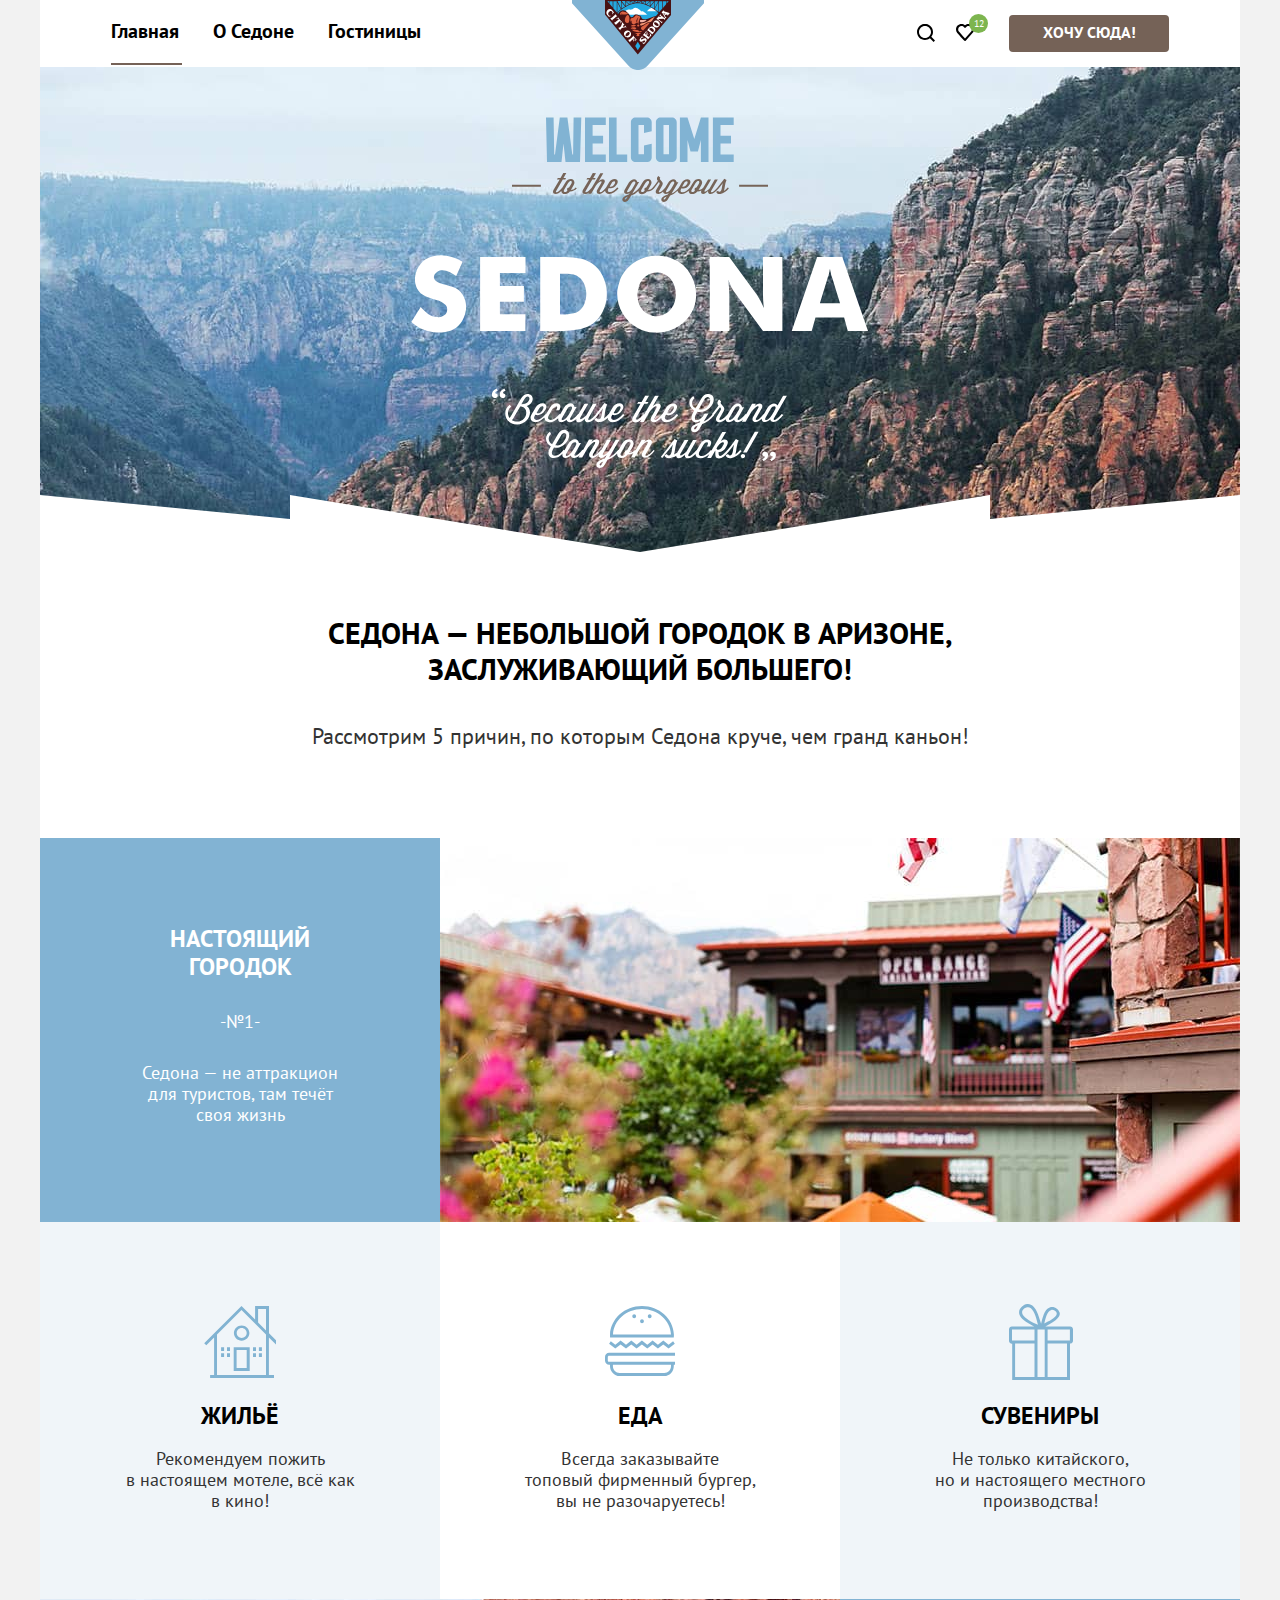
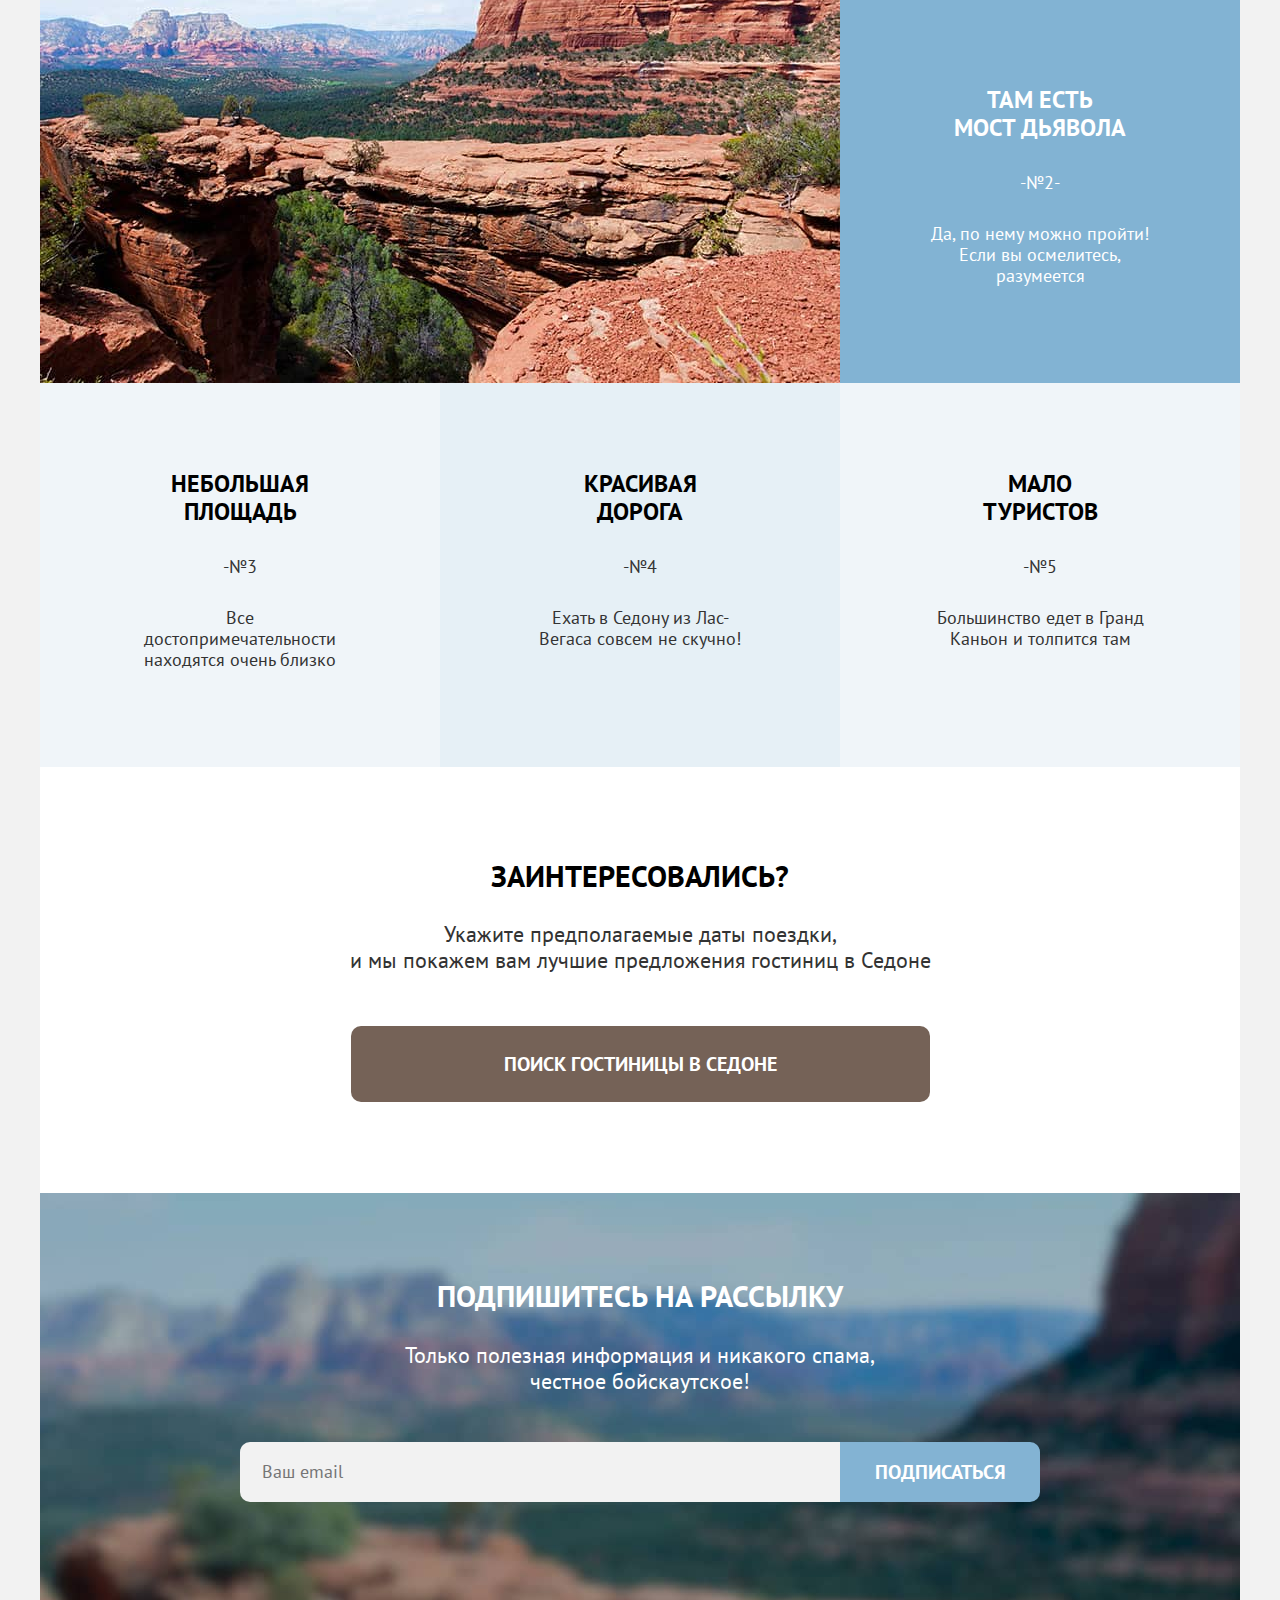
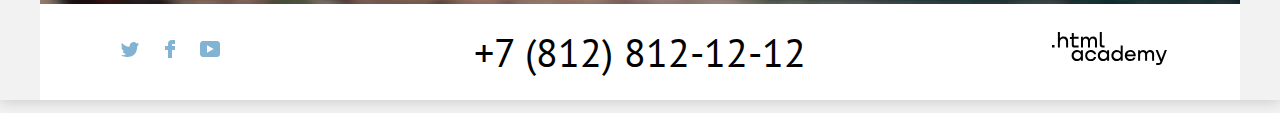
<file: index.html>
<!DOCTYPE html>
<html class="page" lang="ru">

<head>
  <meta charset="utf-8">
  <title>Sedona old</title>
  <link rel="stylesheet" href="styles/styles.css">
  <link rel="icon" href="favicon.ico">
  <link rel="icon" type="image/png" sizes="32x32" href="images/favicon-32x32.png">
</head>
  <body>
    <div class="container">
      <header class="page-header">
        <nav class="main-navigation">
          <ul class="main-navigation-list">
            <li class="main-navigation-item">
              <a class="navigation-link navigation-link-current" href="index.html">Главная</a>
            </li>
            <li class="main-navigation-item">
              <a class="navigation-link" href="#">О Седоне</a>
            </li>
            <li class="main-navigation-item">
              <a class="navigation-link" href="catalog.html">Гостиницы</a>
            </li>
          </ul>
          <a class="main-logo-link" href="index.html">
            <img class="main-logo-image" src="images/main-logo-image.svg" width="138" height="70"
              alt="Логотип сайта Sedona.">
          </a>
          <ul class="user-navigation-list navigation-user">
            <li class="user-navigation-item">
              <a class="navigation-link" href="#">
                <svg class="navigation-icon navigation-icon-search" aria-hidden="true" focusable="false" width="18" height="18" fill="none" xmlns="http://www.w3.org/2000/svg" role="img" aria-label="Поиск.">
                  <path class="navigation-icon"
                    d="m18 16.5-3.7-3.7c1-1.3 1.7-3 1.7-4.9 0-4.4-3.6-8-8-8S0 3.6 0 8c0 4.4 3.6 8 8 8 1.8 0 3.5-.6 4.9-1.7l3.7 3.7 1.4-1.5ZM8 14c-3.3 0-6-2.7-6-6s2.7-6 6-6 6 2.7 6 6-2.7 6-6 6Z"
                    fill="#000" />
                </svg>
                <span class="visually-hidden">Поиск</span>
              </a>
            </li>
            <li class="user-navigation-item">
              <a class="navigation-link" href="#">
                <svg class="navigation-icon navigation-icon-favourites" aria-hidden="true" focusable="false" width="18" height="17" fill="none"
                  xmlns="http://www.w3.org/2000/svg" role="img" aria-label="Избранное.">
                  <path class="navigation-icon"
                    d="M8.9 17c-.3 0-.6-.1-.8-.4-5.4-6.1-6.7-7.5-7-7.9C.4 7.8 0 6.6 0 5.4 0 2.4 2.4 0 5.5 0 6.8 0 8 .5 9 1.3 10 .5 11.3 0 12.5 0c3 0 5.5 2.4 5.5 5.4 0 1.3-.5 2.5-1.3 3.4l-7 7.9c-.2.2-.4.3-.8.3Zm-6-9.5c.3.4 3.5 4 6.1 6.9l6.2-7c.5-.5.7-1.2.7-2 0-1.8-1.5-3.3-3.3-3.3-1 0-2 .5-2.7 1.3-.3.3-.6.4-.9.4-.3 0-.6-.2-.8-.4-.7-.8-1.7-1.3-2.7-1.3-1.8 0-3.3 1.5-3.3 3.3-.1.9.3 1.6.7 2.1-.1 0-.1 0 0 0Z"
                    fill="#000" />
                </svg>
                <span class="navigation-icon-circle">12</span>
                <span class="visually-hidden">Избранное</span>
              </a>
              <!-- popover -->
              <div class="popover-favourites">
                <div class="popover-favourites-content">
                  <h2 class="visually-hidden popover-title">Избранное</h2>
                  <ul class="cart-list">
                    <li class="cart-item">
                      <a class="cart-item-link" href="#">
                        <img class="cart-item-image" src="images/hotels/desert-quail-inn.jpg" width="180" height="120"
                          alt="Изображение мотеля Desert Quail Inn.">
                        <h3 class="cart-item-title">Desert Quail Inn
                        </h3>
                        <p class="cart-item-type">Мотель
                        </p>
                      </a>
                      <button class="cart-item-button" type="button">
                        <svg width="16" height="16" fill="none" xmlns="http://www.w3.org/2000/svg" role="img" aria-label="Корзина.">
                          <g opacity=".2" fill="#000">
                            <path
                              d="M15.3 2.3H.6c-.3 0-.6.2-.6.5s.3.6.6.6h1.7v12c0 .3.3.6.6.6h10.2c.3 0 .6-.3.6-.6v-12h1.7c.3 0 .6-.3.6-.6s-.4-.5-.7-.5Zm-2.8 12.5H3.4V3.4h9.1v11.4ZM6.2 1.2h3.4c.3 0 .6-.3.6-.6S10 0 9.7 0H6.2c-.3 0-.5.3-.5.6s.2.6.5.6Z" />
                            <path
                              d="M6.2 12c.3 0 .6-.3.6-.6V5.7c0-.3-.3-.6-.6-.6s-.6.3-.6.6v5.7c.1.3.3.6.6.6ZM9.7 12c.3 0 .6-.3.6-.6V5.7c0-.3-.3-.6-.6-.6s-.6.4-.6.6v5.7c0 .3.2.6.6.6Z" />
                          </g>
                        </svg>
                        <span class="visually-hidden">Удалить из избранного</span>
                      </button>
                    </li>
                    <li class="cart-item">
                      <a class="cart-item-link" href="#">
                        <img class="cart-item-image" src="images/hotels/villas-at-poco-diablo.jpg" width="180" height="120"
                          alt="Изображение апартаментов Villas at Poco Diablo.">
                        <h3 class="cart-item-title">Villas at Poco Diablo
                        </h3>
                        <p class="cart-item-type">Апартаменты
                        </p>
                      </a>
                      <button class="cart-item-button" type="button">
                        <svg width="16" height="16" fill="none" xmlns="http://www.w3.org/2000/svg" role="img" aria-label="Корзина.">
                          <g opacity=".2" fill="#000">
                            <path
                              d="M15.3 2.3H.6c-.3 0-.6.2-.6.5s.3.6.6.6h1.7v12c0 .3.3.6.6.6h10.2c.3 0 .6-.3.6-.6v-12h1.7c.3 0 .6-.3.6-.6s-.4-.5-.7-.5Zm-2.8 12.5H3.4V3.4h9.1v11.4ZM6.2 1.2h3.4c.3 0 .6-.3.6-.6S10 0 9.7 0H6.2c-.3 0-.5.3-.5.6s.2.6.5.6Z" />
                            <path
                              d="M6.2 12c.3 0 .6-.3.6-.6V5.7c0-.3-.3-.6-.6-.6s-.6.3-.6.6v5.7c.1.3.3.6.6.6ZM9.7 12c.3 0 .6-.3.6-.6V5.7c0-.3-.3-.6-.6-.6s-.6.4-.6.6v5.7c0 .3.2.6.6.6Z" />
                          </g>
                        </svg>
                        <span class="visually-hidden">Удалить из избранного</span>
                      </button>
                    </li>
                    <li class="cart-item">
                      <a class="button button-all-favourites" href="#">Все избранные</a>
                    </li>
                  </ul>
                </div>
              </div>
            </li>
            <li class="user-navigation-item">
              <a class="navigation-link-here" href="#">Хочу сюда!</a>
            </li>
          </ul>
        </nav>
      </header>
    <main class="main-container page-main">
      <section class="page-main-intro">
        <h1 class="visually-hidden">Городок Седона</h1>
        <img class="wellcome-image" src="images/wellcome-image.svg" width="458" height="352"
          alt="Welcome to the gorgeous Sedona.">
      </section>
      <section class="features">
        <header class="features-header">
          <h2 class="visually-hidden">Преимущества городка Седона</h2>
          <p class="features-slogan">Седона — небольшой городок в Аризоне, заслуживающий большего!
          </p>
          <p class="features-intro">Рассмотрим 5 причин, по которым Седона круче, чем гранд каньон!
          </p>
        </header>
        <ol class="features-list">
          <li class="features-item features-item-color">
            <div class="features-wrapper">
              <div class="features-text">
                <h3 class="features-title">Настоящий городок</h3>
                <p class="features-number">-№1-
                </p>
                <p class="features-description">Седона — не аттракцион<br> для туристов, там течёт своя жизнь
                </p>
              </div>
              <img class="features-image features-image-city" src="images/features-image-city.jpg" width="800" height="384"
                alt="Фото городка Седона.">
            </div>
            <ul class="advice-list">
              <li class="advice-item">
                <h3 class="advice-title house-image">Жильё</h3>
                <p class="advice-description">Рекомендуем пожить<br> в настоящем мотеле, всё как в кино!
                </p>
              </li>
              <li class="advice-item advice-item-background">
                <h3 class="advice-title burger-image">Еда</h3>
                <p class="advice-description">Всегда заказывайте<br> топовый фирменный бургер, вы не разочаруетесь!
                </p>
              </li>
              <li class="advice-item">
                <h3 class="advice-title suvenir-image">Сувениры</h3>
                <p class="advice-description">Не только китайского,<br> но и настоящего местного производства!
                </p>
              </li>
            </ul>
          </li>
          <li class="features-item features-item-color">
            <div class="features-wrapper">
              <img class="features-image features-image-bridge" src="images/features-image-bridge.jpg" width="800"
                height="384" alt="Фото моста.">
              <div class="features-text">
                <h3 class="features-title">Там есть<br> мост дьявола</h3>
                <p class="features-number">-№2-
                </p>
                <p class="features-description">Да, по нему можно пройти! Если вы осмелитесь, разумеется
                </p>
              </div>
            </div>
          </li>
          <li class="features-item">
            <div class="features-wrapper">
              <div class="features-text">
                <h3 class="features-title">Небольшая площадь</h3>
                <p class="features-number">-№3
                </p>
                <p class="features-description">Все достопримечательности находятся очень близко
                </p>
              </div>
            </div>
          </li>
          <li class="features-item features-item-background">
            <div class="features-wrapper">
              <div class="features-text">
                <h3 class="features-title">Красивая<br> дорога</h3>
                <p class="features-number">-№4
                </p>
                <p class="features-description">Ехать в Седону из Лас-Вегаса совсем не скучно!
                </p>
              </div>
            </div>
          </li>
          <li class="features-item">
            <div class="features-wrapper">
              <div class="features-text">
                <h3 class="features-title">Мало<br>
                  туристов</h3>
                <p class="features-number">-№5
                </p>
                <p class="features-description">Большинство едет в Гранд Каньон и толпится там
                </p>
              </div>
            </div>
          </li>
        </ol>
      </section>

      <section class="hotel-search">
        <h2 class="visually-hidden">Найти гостиницу:</h2>
        <p class="hotel-accent">Заинтересовались?
        </p>
        <p class="hotel-description">Укажите предполагаемые даты поездки,<br> и мы покажем вам лучшие предложения гостиниц в Седоне
        </p>
        <a class="button hotel-search-link" href="#">Поиск гостиницы в Седоне</a>
      </section>
      <section class="subscribe">
        <div class="subscribe-wrapper main-subscribe-wrapper">
          <h2 class="subscribe-title">Подпишитесь на рассылку</h2>
          <p class="subscribe-description">Только полезная информация и никакого спама, <br> честное бойскаутское!
          </p>
          <form class="subscribe-form" action="https://echo.htmlacademy.ru/" method="post">
            <input class="subscribe-form-input" type="text" name="email" placeholder="Ваш email">
            <button class="button subscribe-button" type="submit">Подписаться</button>
          </form>
        </div>
      </section>
    </main>

    <footer class="main-page-footer page-footer">
      <ul class="social-list">
        <li class="social-list-item">
          <a class="social-list-link" href="https://twitter.com/htmlacademy_ru">
            <svg class="social-icon" width="18" height="15" fill="none" xmlns="http://www.w3.org/2000/svg" role="img" aria-label="Twitter.">
              <path class="social-icon"
                d="M11.6.2c1.8-.5 3.2.3 3.8 1.2l2.1-.7c0 .9-.6 1.5-.9 1.8.7.1 1.4-.6 1.4-.6a3 3 0 0 1-1.7 2C16.1 10.7 13 15.1 5.7 15h-.5c-.4 0-4.4-.5-5.2-1.9 2.4.2 4.1-.4 5-1.2-1-.3-2.9-.4-3.2-2.9.4.1.6.2 1.3.1C1.8 8.3.4 7.5.5 5.3c.3.3 1.1.5 1.4.5C1.1 5.6-.2 2.5.9.9a11 11 0 0 0 7.6 3.8C8.7 2.3 9.7.8 11.6.2Z"
                fill="#83B3D3" />
            </svg>
            <span class="visually-hidden">Мы в Twitter</span>
          </a>
        </li>
        <li class="social-list-item">
          <a class="social-list-link" href="https://www.facebook.com/htmlacademy">
            <svg class="social-icon" width="10" height="18" fill="none" xmlns="http://www.w3.org/2000/svg" role="img" aria-label="Facebook.">
              <path class="social-icon" d="M7 0a4 4 0 0 0-4 4v2H0v4h3v8h4v-8h3V6H7V4h3V0H7Z" fill="#83B3D3" />
            </svg>
            <span class="visually-hidden">Мы в Facebook</span>
          </a>
        </li>
        <li class="social-list-item">
          <a class="social-list-link" href="https://www.youtube.com/c/HTMLAcademyRUS">
            <svg class="social-icon" width="20" height="16" fill="none" xmlns="http://www.w3.org/2000/svg" role="img" aria-label="Youtube.">
              <path class="social-icon"
                d="M17 0H2.9C1.2 0 0 1.5 0 3.2v9.5C0 14.5 1.2 16 2.9 16h14.3c1.5 0 2.9-1.5 2.9-3.2V3.2C19.9 1.5 18.7 0 17 0ZM7 11.8V4.2L13.7 8 7 11.8Z"
                fill="#83B3D3" />
            </svg>
            <span class="visually-hidden">Мы в Youtube</span>
          </a>
        </li>
      </ul>

      <div class="footer-contacts">
        <a class="contacts-phone" href="tel:+7812812122">+7 (812) 812-12-12</a>
      </div>

      <div class="page-copyright">
        <h2 class="visually-hidden">Разработано</h2>
        <a class="page-copyright-link" href="https://htmlacademy.ru/">
          <svg class="development-logo" width="115" height="34" fill="none" xmlns="http://www.w3.org/2000/svg" role="img" aria-label="Разработано htmlacademy.">
            <path class="development-logo"
              d="M0 12.9v2.6h2.5v-2.6H0ZM11.6 4.5c-1.6 0-2.8.7-3.6 1.7h-.1V0h-2v15.5h2v-5.3c0-2.1 1.3-3.6 3.3-3.6 1.8 0 2.9 1.4 2.9 3.2v5.7h2V9.4c.1-3-1.8-4.9-4.5-4.9ZM26.6 4.8h-4.8V1.1h-2v3.8h-1.9v2h1.9v6c0 1.7 1 2.7 2.7 2.7h4.1v-2h-3.7c-.7 0-1.1-.4-1.1-1.1V6.8h4.8v-2ZM41.1 4.6c-1.6 0-2.9.8-3.5 2.1h-.1a3.7 3.7 0 0 0-3.4-2.1c-1.4 0-2.5.8-3.1 1.8h-.1V4.8H29v10.6h2V10c0-2 1-3.5 2.6-3.5 1.5 0 2.4 1 2.4 2.6v6.3h2V9.8c0-2.4 1.4-3.3 2.6-3.3 1.5 0 2.4 1 2.4 2.6v6.3h2V8.9c.1-2.5-1.4-4.3-3.9-4.3ZM47.8 12.7c0 1.7 1 2.7 2.8 2.7h2v-2h-1.7c-.7 0-1.1-.4-1.1-1.1V0h-2v12.7ZM28.9 19.7a4.9 4.9 0 0 0-3.9-1.8c-3.1 0-5.4 2.3-5.4 5.6s2.3 5.6 5.4 5.6c1.8 0 3-.8 3.8-1.9h.1v1.6h2V18.2h-2v1.5Zm-3.6 7.4a3.5 3.5 0 0 1-3.6-3.6c0-2 1.4-3.6 3.6-3.6s3.6 1.6 3.6 3.6c0 1.9-1.4 3.6-3.6 3.6ZM44.2 22c-.5-2.4-2.6-4.1-5.4-4.1a5.4 5.4 0 0 0-5.6 5.6c0 3.1 2.2 5.6 5.6 5.6 2.8 0 4.9-1.8 5.4-4.2h-2.1a3.4 3.4 0 0 1-3.3 2.3 3.5 3.5 0 0 1-3.6-3.6c0-2 1.4-3.6 3.6-3.6 1.6 0 2.8 1 3.3 2.2h2.1V22ZM55.1 19.7a4.9 4.9 0 0 0-3.9-1.8c-3.1 0-5.4 2.3-5.4 5.6s2.3 5.6 5.4 5.6c1.8 0 3-.8 3.8-1.9h.1v1.6h2V18.2h-2v1.5Zm-3.6 7.4a3.5 3.5 0 0 1-3.6-3.6c0-2 1.4-3.6 3.6-3.6s3.6 1.6 3.6 3.6c0 1.9-1.5 3.6-3.6 3.6ZM68.7 19.8a5 5 0 0 0-3.9-1.9c-3.1 0-5.4 2.3-5.4 5.6s2.2 5.6 5.4 5.6c1.7 0 3-.8 3.8-1.8h.1v1.5h2V13.4h-2v6.4Zm-3.6 7.3a3.5 3.5 0 0 1-3.6-3.6c0-2 1.4-3.6 3.6-3.6s3.6 1.6 3.6 3.6c-.1 2-1.5 3.6-3.6 3.6ZM78.3 17.9a5.4 5.4 0 0 0-5.5 5.6c0 3 2.1 5.6 5.5 5.6 2.5 0 4.5-1.3 5.2-3.6h-2.1c-.5 1-1.6 1.6-3 1.6-1.9 0-3.3-1.3-3.4-2.9h8.8c.2-3.6-2-6.3-5.5-6.3Zm0 1.9c1.7 0 3 1 3.3 2.6h-6.5a3.2 3.2 0 0 1 3.2-2.6ZM98.2 17.9a4 4 0 0 0-3.6 2h-.1c-.6-1.2-1.8-2-3.4-2-1.4 0-2.5.7-3.1 1.8v-1.5h-1.9v10.6h2v-5.4c0-2 1-3.4 2.6-3.5 1.5 0 2.4 1 2.4 2.6v6.3h2v-5.6c0-2.4 1.4-3.3 2.6-3.3 1.5 0 2.4 1 2.4 2.6v6.3h2v-6.5c.1-2.6-1.4-4.4-3.9-4.4ZM109.4 27l-3.6-8.9h-2.2l4.8 11.6c-.3.9-.7 1.2-1.7 1.2h-2.5v2h2.5c1.8 0 2.8-.8 3.5-2.6l4.7-12.2h-2.1l-3.4 8.9Z"
              fill="#000" />
          </svg>
        </a>
      </div>
    </footer>
    <!-- модальное окно -->
      <div class="modal-container">
        <div class="modal modal-search">
          <button class="modal-close" type="button">
            <span class="visually-hidden">Закрыть модальное окно</span>
          </button>
          <section class="modal-content">
            <h2 class="modal-title">Поиск гостиницы в Седоне</h2>
            <form class="search-form" action="https://echo.htmlacademy.ru" method="post">
              <div class="search-field-group">
                <div class="search-form-date">
                  <label class="search-form-label field-check-in" for="check-in">Дата заезда:</label>
                  <div class="form-label-calendar">
                    <input class="search-field" type="text" id="check-in" value="27 апреля 2020" name="check-in"
                      placeholder="Укажите дату">
                    <button class="calendar-icon" type="button">
                      <span class="visually-hidden">Календарь</span>
                    </button>
                  </div>
                </div>
                <span class="text-form-date text-check-in">Мы не можем отправить вас в прошлое.</span>
              </div>
              <div class="search-field-group">
                <div class="search-form-date">
                  <label class="search-form-label field-check-out" for="check-out">Дата выезда:</label>
                  <div class="form-label-calendar">
                    <input class="search-field" type="text" id="check-out" value="1 сентября 2021" name="check-out"
                      placeholder="Укажите дату">
                    <button class="calendar-icon" type="button">
                      <span class="visually-hidden">Календарь</span>
                    </button>
                  </div>
                </div>
                <span class="text-form-date text-check-out">На эти даты есть свободные номера. Пока есть.</span>
              </div>
              <div class="search-form-guest">
                <div class="search-field-group field-adults">
                  <label class="search-form-label" for="adults">Взрослые:</label>
                  <div class="search-field-input guest-toggle">
                    <button class="toggle-minus" type="button">
                      <svg width="13" height="1" viewBox="0 0 13 1" role="img" aria-label="минус." fill="none"
                        xmlns="http://www.w3.org/2000/svg">
                        <path opacity=".3" d="M0 0v1h13V0H0Z" fill="#000" />
                      </svg>
                      <span class="visually-hidden">меньше</span>
                    </button>
                    <input class="search-field" type="number" id="adults" value="2" name="adults" placeholder="0">
                    <button class="toggle-plus" type="button">
                      <svg width="13" height="13" viewBox="0 0 13 13" role="img" aria-label="плюс." fill="none"
                        xmlns="http://www.w3.org/2000/svg">
                        <path d="M13 6H7V0H6v6H0v1h6v6h1V7h6V6Z" fill="#000" opacity=".3" />
                      </svg>
                      <span class="visually-hidden">больше</span>
                    </button>
                  </div>
                </div>
                <div class="search-field-group field-children">
                  <div class="form-label-info">
                    <label class="search-form-label" for="children">Дети:</label>
                    <button class="info-icon" type="button">
                      <span class="visually-hidden">Укажите количество детей.</span>
                    </button>
                    <div class="popover-search info-children">
                      <p class="text-info-children">Укажите количество детей, которые будут с вами, возраст которых от 6 до 18
                        лет. Дети до 6 лет размещаются бесплатно.
                      </p>
                    </div>
                  </div>
                  <div class="search-field-input guest-toggle">
                    <button class="toggle-minus" type="button">
                      <svg width="13" height="1" viewBox="0 0 13 1" role="img" aria-label="минус." fill="none"
                        xmlns="http://www.w3.org/2000/svg">
                        <path opacity=".3" d="M0 0v1h13V0H0Z" fill="#000" />
                      </svg>
                      <span class="visually-hidden">меньше</span>
                    </button>
                    <input class="search-field" type="number" id="children" value="1" name="children" placeholder="0">
                    <button class="toggle-plus" type="button">
                      <svg width="13" height="13" viewBox="0 0 13 13" role="img" aria-label="плюс." fill="none"
                        xmlns="http://www.w3.org/2000/svg">
                        <path d="M13 6H7V0H6v6H0v1h6v6h1V7h6V6Z" fill="#000" opacity=".3" />
                      </svg>
                      <span class="visually-hidden">больше</span>
                    </button>
                  </div>
                </div>
              </div>
              <button class="modal-search-button" type="submit">Найти</button>
            </form>
          </section>
        </div>
      </div>
    </div>
  </body>
</html>
</file>
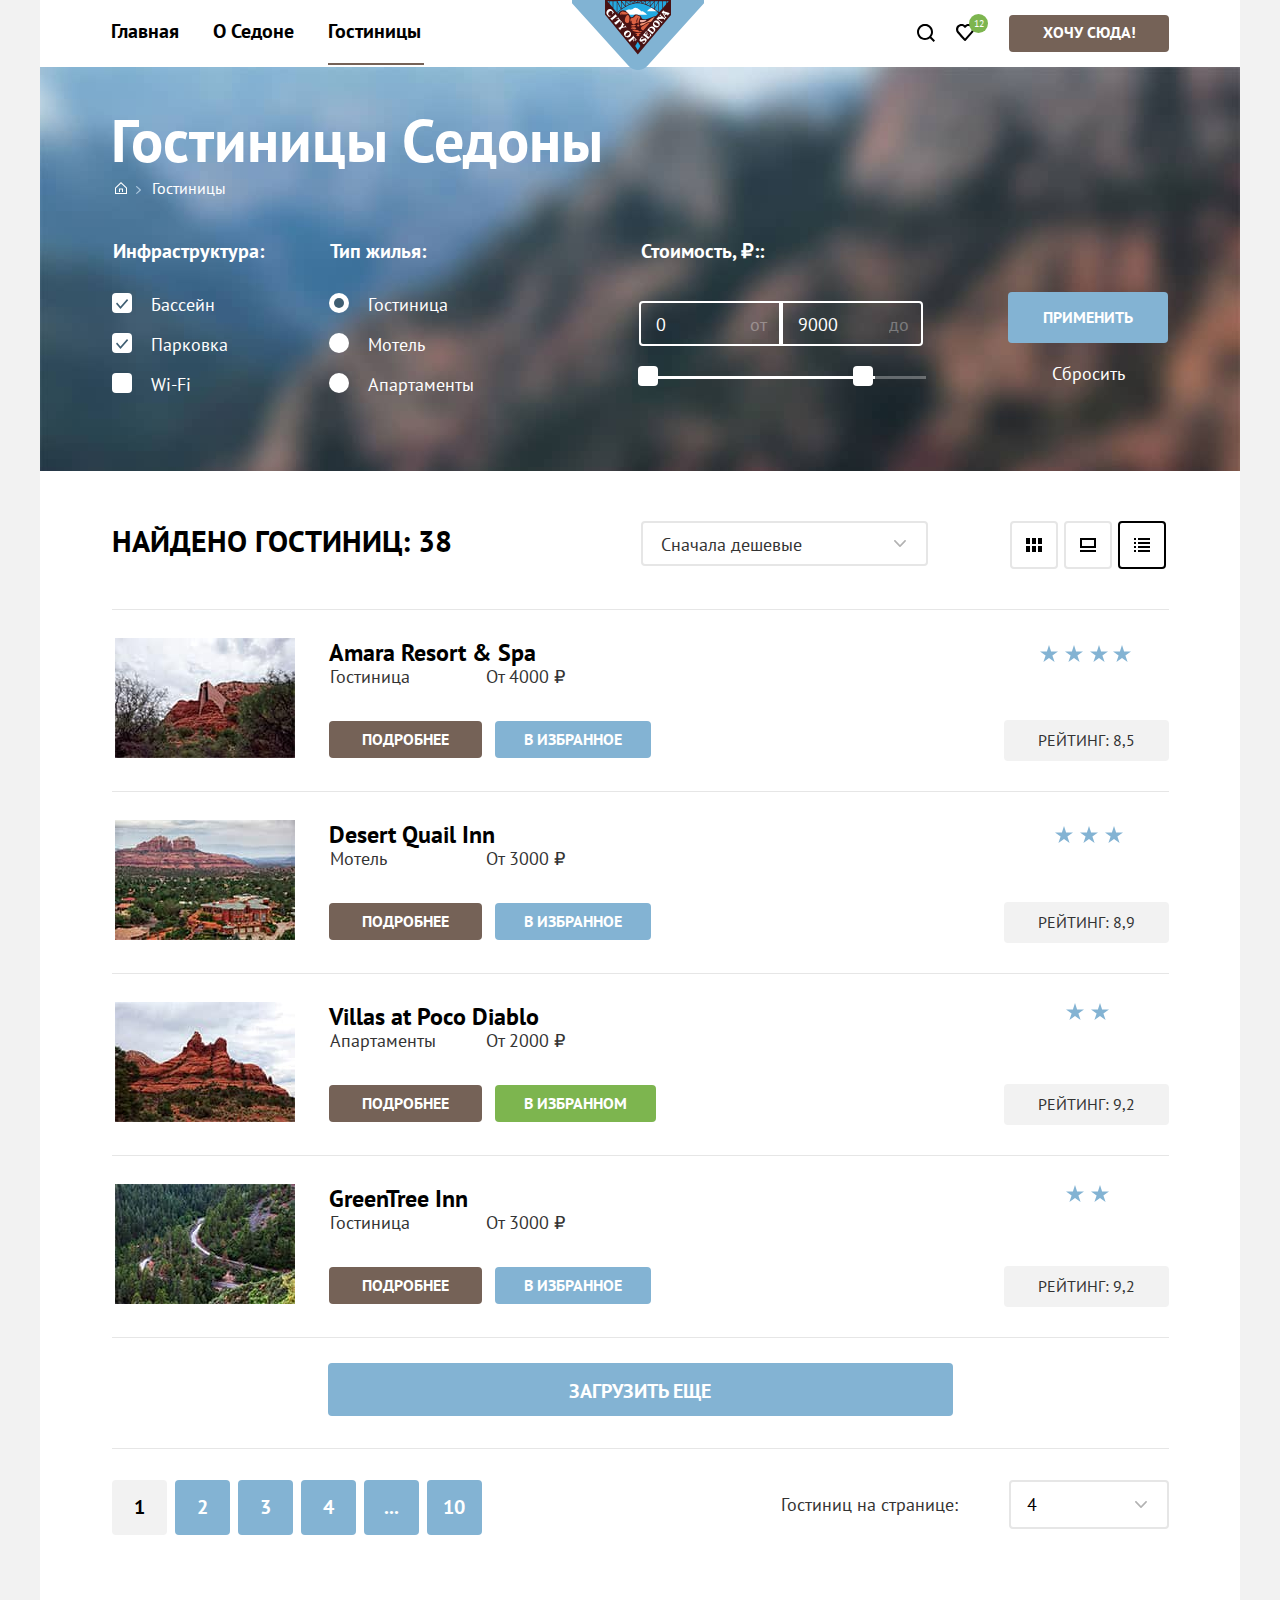
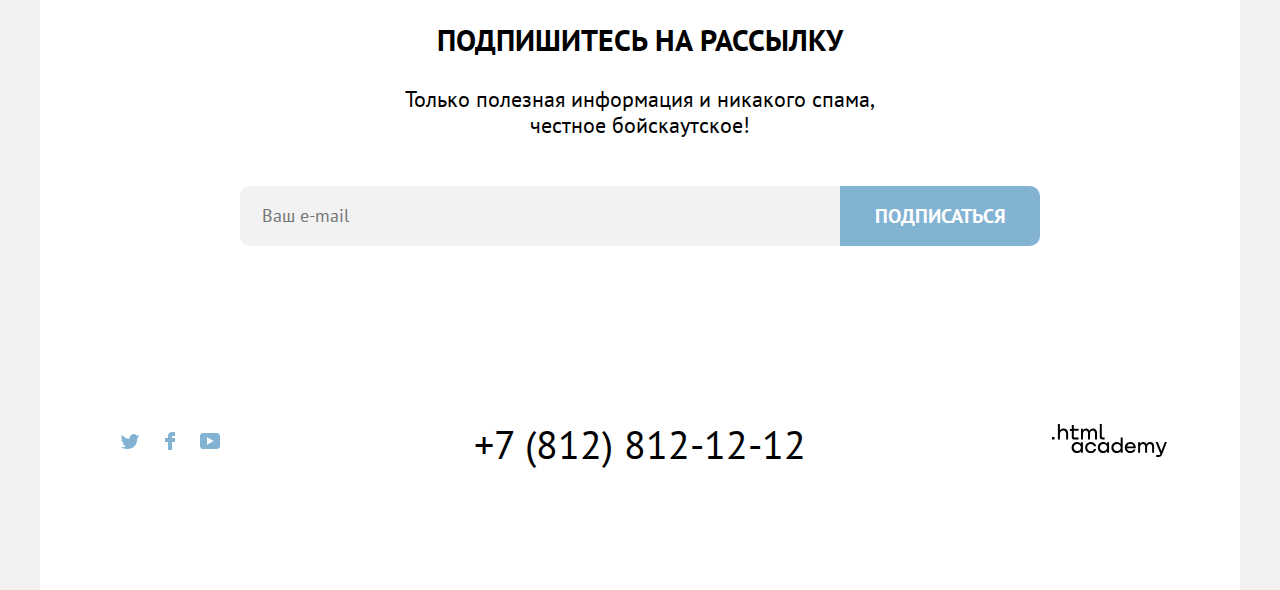
<file: catalog.html>
<!DOCTYPE html>
<html class="page" lang="ru">

<head>
  <meta charset="utf-8">
  <title>Sedona</title>
  <link rel="stylesheet" href="styles/styles.css">
  <link rel="icon" href="favicon.ico">
  <link rel="icon" type="image/png" sizes="32x32" href="images/favicon-32x32.png">
</head>
<body>
  <div class="container">
    <header class="page-header">
      <nav class="main-navigation">
        <ul class="main-navigation-list">
          <li class="main-navigation-item">
            <a class="navigation-link" href="index.html">Главная</a>
          </li>
          <li class="main-navigation-item">
            <a class="navigation-link" href="#">О Седоне</a>
          </li>
          <li class="main-navigation-item">
            <a class="navigation-link navigation-link-current" href="catalog.html">Гостиницы</a>
          </li>
        </ul>
        <a class="main-logo-link" href="index.html">
          <img class="main-logo-image" src="images/main-logo-image.svg" width="138" height="70"
            alt="Логотип сайта Sedona.">
        </a>
        <ul class="user-navigation-list navigation-user">
          <li class="user-navigation-item">
            <a class="navigation-link" href="#">
              <svg class="navigation-icon navigation-icon-search" aria-hidden="true" focusable="false" width="18"
                height="18" fill="none" xmlns="http://www.w3.org/2000/svg" role="img" aria-label="Поиск.">
                <path class="navigation-icon"
                  d="m18 16.5-3.7-3.7c1-1.3 1.7-3 1.7-4.9 0-4.4-3.6-8-8-8S0 3.6 0 8c0 4.4 3.6 8 8 8 1.8 0 3.5-.6 4.9-1.7l3.7 3.7 1.4-1.5ZM8 14c-3.3 0-6-2.7-6-6s2.7-6 6-6 6 2.7 6 6-2.7 6-6 6Z"
                  fill="#000" />
              </svg>
              <span class="visually-hidden">Поиск</span>
            </a>
          </li>
          <li class="user-navigation-item">
            <a class="navigation-link" href="#">
              <svg class="navigation-icon navigation-icon-favourites" aria-hidden="true" focusable="false" width="18"
                height="17" fill="none" xmlns="http://www.w3.org/2000/svg" role="img" aria-label="Избранное.">
                <path class="navigation-icon"
                  d="M8.9 17c-.3 0-.6-.1-.8-.4-5.4-6.1-6.7-7.5-7-7.9C.4 7.8 0 6.6 0 5.4 0 2.4 2.4 0 5.5 0 6.8 0 8 .5 9 1.3 10 .5 11.3 0 12.5 0c3 0 5.5 2.4 5.5 5.4 0 1.3-.5 2.5-1.3 3.4l-7 7.9c-.2.2-.4.3-.8.3Zm-6-9.5c.3.4 3.5 4 6.1 6.9l6.2-7c.5-.5.7-1.2.7-2 0-1.8-1.5-3.3-3.3-3.3-1 0-2 .5-2.7 1.3-.3.3-.6.4-.9.4-.3 0-.6-.2-.8-.4-.7-.8-1.7-1.3-2.7-1.3-1.8 0-3.3 1.5-3.3 3.3-.1.9.3 1.6.7 2.1-.1 0-.1 0 0 0Z"
                  fill="#000" />
              </svg>
              <span class="navigation-icon-circle">12</span>
              <span class="visually-hidden">Избранное</span>
            </a>
            <!-- popover -->
            <div class="popover-favourites">
              <div class="popover-favourites-content">
                <h2 class="visually-hidden popover-title">Избранное</h2>
                <ul class="cart-list">
                  <li class="cart-item">
                    <a class="cart-item-link" href="#">
                      <img class="cart-item-image" src="images/hotels/desert-quail-inn.jpg" width="180" height="120"
                        alt="Изображение мотеля Desert Quail Inn.">
                      <h3 class="cart-item-title">Desert Quail Inn
                      </h3>
                      <p class="cart-item-type">Мотель
                      </p>
                    </a>
                    <button class="cart-item-button" type="button">
                      <svg width="16" height="16" fill="none" xmlns="http://www.w3.org/2000/svg" role="img" aria-label="Корзина.">
                        <g opacity=".2" fill="#000">
                          <path
                            d="M15.3 2.3H.6c-.3 0-.6.2-.6.5s.3.6.6.6h1.7v12c0 .3.3.6.6.6h10.2c.3 0 .6-.3.6-.6v-12h1.7c.3 0 .6-.3.6-.6s-.4-.5-.7-.5Zm-2.8 12.5H3.4V3.4h9.1v11.4ZM6.2 1.2h3.4c.3 0 .6-.3.6-.6S10 0 9.7 0H6.2c-.3 0-.5.3-.5.6s.2.6.5.6Z" />
                          <path
                            d="M6.2 12c.3 0 .6-.3.6-.6V5.7c0-.3-.3-.6-.6-.6s-.6.3-.6.6v5.7c.1.3.3.6.6.6ZM9.7 12c.3 0 .6-.3.6-.6V5.7c0-.3-.3-.6-.6-.6s-.6.4-.6.6v5.7c0 .3.2.6.6.6Z" />
                        </g>
                      </svg>
                      <span class="visually-hidden">Удалить из избранного</span>
                    </button>
                  </li>
                  <li class="cart-item">
                    <a class="cart-item-link" href="#">
                      <img class="cart-item-image" src="images/hotels/villas-at-poco-diablo.jpg" width="180" height="120"
                        alt="Изображение апартаментов Villas at Poco Diablo.">
                      <h3 class="cart-item-title">Villas at Poco Diablo
                      </h3>
                      <p class="cart-item-type">Апартаменты
                      </p>
                    </a>
                    <button class="cart-item-button" type="button">
                      <svg width="16" height="16" fill="none" xmlns="http://www.w3.org/2000/svg" role="img" aria-label="Корзина.">
                        <g opacity=".2" fill="#000">
                          <path
                            d="M15.3 2.3H.6c-.3 0-.6.2-.6.5s.3.6.6.6h1.7v12c0 .3.3.6.6.6h10.2c.3 0 .6-.3.6-.6v-12h1.7c.3 0 .6-.3.6-.6s-.4-.5-.7-.5Zm-2.8 12.5H3.4V3.4h9.1v11.4ZM6.2 1.2h3.4c.3 0 .6-.3.6-.6S10 0 9.7 0H6.2c-.3 0-.5.3-.5.6s.2.6.5.6Z" />
                          <path
                            d="M6.2 12c.3 0 .6-.3.6-.6V5.7c0-.3-.3-.6-.6-.6s-.6.3-.6.6v5.7c.1.3.3.6.6.6ZM9.7 12c.3 0 .6-.3.6-.6V5.7c0-.3-.3-.6-.6-.6s-.6.4-.6.6v5.7c0 .3.2.6.6.6Z" />
                        </g>
                      </svg>
                      <span class="visually-hidden">Удалить из избранного</span>
                    </button>
                  </li>
                  <li class="cart-item">
                    <a class="button button-all-favourites" href="#">Все избранные</a>
                  </li>
                </ul>
              </div>
            </div>
          </li>
          <li class="user-navigation-item">
            <a class="navigation-link-here" href="#">Хочу сюда!</a>
          </li>
        </ul>
      </nav>
    </header>

    <main class="main-container main-inner">
      <div class="background-wrapper">
        <header class="inner-header">
          <h1 class="inner-header-title">Гостиницы Седоны</h1>
          <ul class="breadcrumbs-list">
            <li class="breadcrumbs-list-item">
              <a class="breadcrumbs-list-link" href="index.html">
                <svg class="breadcrumbs-list-icon" aria-hidden="true" focusable="false" width="20" height="20"
                  fill="none" xmlns="http://www.w3.org/2000/svg" role="img" aria-label="Главная.">
                  <path d="M10 3 4 8.8V15h12V8.8L10 3Zm5 11H5V9.2l5-4.8 5 4.8V14Z" fill="#ffffff" />
                  <path d="M8 13h1v-2.5h2V13h1V9.5H8V13Z" fill="#ffffff" />
                </svg>
                <span class="visually-hidden">На главную</span>
              </a>
            </li>
            <li class="breadcrumbs-list-item">
              <a class="breadcrumbs-list-link" href="catalog.html">Гостиницы</a>
            </li>
          </ul>
        </header>
        <section class="catalog">
          <h2 class="visually-hidden">Фильтр гостиниц Седоны</h2>
          <form class="catalog-filter" action="https://echo.htmlacademy.ru/" method="GET">
            <div class="catalog-filter-wrapper">
              <fieldset class="catalog-filter-group infra">
                <legend class="catalog-filter-title">Инфраструктура:</legend>
                <ul class="catalog-filter-list">
                  <li class="catalog-filter-item">
                    <label class="control">
                      <input class="visually-hidden control-input" type="checkbox" name="pool" checked>
                      <span class="control-mark"></span>
                      <span class="control-label">Бассейн</span>
                    </label>
                  </li>
                  <li class="catalog-filter-item">
                    <label class="control">
                      <input class="visually-hidden control-input" type="checkbox" name="parking" checked>
                      <span class="control-mark"></span>
                      <span class="control-label">Парковка</span>
                    </label>
                  </li>
                  <li class="catalog-filter-item">
                    <label class="control">
                      <input class="visually-hidden control-input" type="checkbox" name="wi-fi">
                      <span class="control-mark"></span>
                      <span class="control-label">Wi-Fi</span>
                    </label>
                  </li>
                </ul>
              </fieldset>

              <fieldset class="catalog-filter-group housing">
                <legend class="catalog-filter-title">Тип жилья:</legend>
                <ul class="catalog-filter-list">
                  <li class="catalog-filter-item">
                    <label class="control">
                      <input class="visually-hidden control-input" type="radio" name="living-group" value="hotel" checked>
                      <span class="control-mark"></span>
                      <span class="control-label">Гостиница</span>
                    </label>
                  </li>
                  <li class="catalog-filter-item">
                    <label class="control">
                      <input class="visually-hidden control-input" type="radio" name="living-group" value="motel">
                      <span class="control-mark"></span>
                      <span class="control-label">Мотель</span>
                    </label>
                  </li>
                  <li class="catalog-filter-item">
                    <label class="control">
                      <input class="visually-hidden control-input" type="radio" name="living-group" value="apartments">
                      <span class="control-mark"></span>
                      <span class="control-label">Апартаменты</span>
                    </label>
                  </li>
                </ul>
              </fieldset>

              <fieldset class="catalog-filter-group cost">
                <legend class="catalog-filter-title">Стоимость, ₽::</legend>
                <div class="filter-range-container">
                  <div class="range-block-change">
                    <div class="range-block-item">
                      <input class="catalog-filter-input cost-min" type="number" name="min-price" id="min" value="0" min="0" max="9000">
                      <label for="min">от</label>
                    </div>
                    <div class="range-block-item">
                      <input class="catalog-filter-input cost-max" type="number" name="max-price" id="max" value="9000" min="0"
                        max="9000">
                      <label for="max">до</label>
                    </div>
                  </div>
                  <div class="filter-toggle">
                    <div class="range-bar">
                      <button class="filter-toggle-item filter-toggle-item-min" type="button"
                        aria-label="Изменить минимальную цену."></button>
                      <button class="filter-toggle-item filter-toggle-item-max" type="button"
                        aria-label="Изменить максимальную цену."></button>
                    </div>
                  </div>
                </div>
              </fieldset>
              <div class="button-wrapper">
                <button class="button-enter" type="submit">Применить</button>
                <button class="button-reset" type="reset">Сбросить</button>
              </div>
            </div>
          </form>
        </section>
      </div>

      <section class="sorting">
        <div class="sorting-container">
          <h2 class="visually-hidden">Вывод результатов поиска гостиниц</h2>
          <p class="hotels-found">Найдено гостиниц: 38
          </p>
          <form class="sorting-form" action="https://echo.htmlacademy.ru/" method="get">
            <label class="visually-hidden" for="sorting">Сортировка
            </label>
            <select class="select-control select-sorting-type" id="sorting" name="sorting">
              <option value="cheap-first">Сначала дешевые</option>
              <option value="dear-first">Сначала дорогие</option>
              <option value="popular">Сначала популярные</option>
            </select>
            <button class="visually-hidden" type="button">Отсоритировать гостиницы</button>
          </form>
          <ul class="sorting-list">
            <li class="sorting-list-item">
              <a class="card-grid-toggle" href="#">
                <svg width="16" height="14" fill="none" xmlns="http://www.w3.org/2000/svg" role="img"
                  aria-label="Таблицей.">
                  <path d="M4 0H0v6h4V0ZM16 0h-4v6h4V0ZM10 0H6v6h4V0ZM4 8H0v6h4V8ZM16 8h-4v6h4V8ZM10 8H6v6h4V8Z"
                    fill="#000" />
                </svg>
                <span class="visually-hidden">Показать таблицей</span>
              </a>
            </li>
            <li class="sorting-list-item">
              <a class="card-grid-toggle" href="#">
                <svg width="16" height="14" fill="none" xmlns="http://www.w3.org/2000/svg" role="img"
                  aria-label="Карточками.">
                  <path d="M16 12H0v2h16v-2ZM14 2v6H2V2h12Zm2-2H0v10h16V0Z" fill="#000" />
                </svg>
                <span class="visually-hidden">Показать карточками</span>
              </a>
            </li>
            <li class="sorting-list-item">
              <a class="card-grid-toggle card-grid-toggle-current" href="#">
                <svg width="16" height="14" fill="none" xmlns="http://www.w3.org/2000/svg" role="img"
                  aria-label="Списком.">
                  <path
                    d="M2 0H0v2h2V0ZM16 0H4v2h12V0ZM2 4H0v2h2V4ZM16 4H4v2h12V4ZM2 8H0v2h2V8ZM16 8H4v2h12V8ZM2 12H0v2h2v-2ZM16 12H4v2h12v-2Z"
                    fill="#000" />
                </svg>
                <span class="visually-hidden">Показать списком</span>
              </a>
            </li>
          </ul>
        </div>
      </section>

      <section class="hotel-cards">
        <div class="hotel-cards-container">
          <h2 class="visually-hidden">Список найденных гостиниц</h2>
          <ul class="hotel-cards-list">
            <li class="hotel-cards-item">
              <a class="hotel-cards-link-image" href="#">
                <img class="hotel-cards-image" src="images/hotels/amara-resort.jpg" width="180" height="120"
                  alt="Изображение гостиницы Amara Resort & Spa."></a>
              <div class="hotel-card">
                <a class="cards-link" href="#">
                  <h3 class="hotel-cards-title">Amara Resort & Spa</h3>
                </a>
                <div class="hotel-cards-description">
                  <span class="hotel-cards-type">Гостиница</span>
                  <span class="hotel-cards-price">От 4000 ₽</span>
                </div>
                <div class="hotel-cards-buttons">
                  <a class="button button-cards" href="#">Подробнее</a>
                  <button class="button hotel-cards-favorites" type="button">В избранное</button>
                </div>
              </div>
              <div class="hotel-cards-stars four-stars">
                <p class="visually-hidden">Количество звёзд 4
                </p>
                <p class="hotel-cards-rating">Рейтинг: 8,5
                </p>
              </div>
            </li>
            <li class="hotel-cards-item">
              <a class="hotel-cards-link-image" href="#">
                <img class="hotel-cards-image" src="images/hotels/desert-quail-inn.jpg" width="180" height="120"
                  alt="Изображение мотеля Desert Quail Inn."></a>
              <div class="hotel-card">
                <a class="cards-link" href="#">
                  <h3 class="hotel-cards-title">Desert Quail Inn</h3>
                </a>
                <div class="hotel-cards-description">
                  <span class="hotel-cards-type">Мотель</span>
                  <span class="hotel-cards-price">От 3000 ₽</span>
                </div>
                <div class="hotel-cards-buttons">
                  <a class="button button-cards" href="#">Подробнее</a>
                  <button class="button hotel-cards-favorites" type="button">В избранное</button>
                </div>
              </div>
              <div class="hotel-cards-stars three-stars">
                <p class="visually-hidden"> Количество звёзд 3
                </p>
                <p class="hotel-cards-rating">Рейтинг: 8,9
                </p>
              </div>
            </li>
            <li class="hotel-cards-item">
              <a class="hotel-cards-link-image" href="#">
                <img class="hotel-cards-image" src="images/hotels/villas-at-poco-diablo.jpg" width="180" height="120"
                  alt="Изображение апартаментов Villas at Poco Diablo."></a>
              <div class="hotel-card">
                <a class="cards-link" href="#">
                  <h3 class="hotel-cards-title">Villas at Poco Diablo</h3>
                </a>
                <div class="hotel-cards-description">
                  <span class="hotel-cards-type">Апартаменты</span>
                  <span class="hotel-cards-price">От 2000 ₽</span>
                </div>
                <div class="hotel-cards-buttons">
                  <a class="button button-cards" href="#">Подробнее</a>
                  <button class="button hotel-cards-favorites-current" type="button">В
                    избранном</button>
                </div>
              </div>
              <div class="hotel-cards-stars two-stars">
                <p class="visually-hidden">Количество звёзд 2
                </p>
                <p class="hotel-cards-rating">Рейтинг: 9,2
                </p>
              </div>
            </li>
            <li class="hotel-cards-item">
              <a class="hotel-cards-link-image" href="#">
                <img class="hotel-cards-image" src="images/hotels/greentree-inn.jpg" width="180" height="120"
                  alt="Изображение гостиницы GreenTree Inn."></a>
              <div class="hotel-card">
                <a class="cards-link" href="#">
                  <h3 class="hotel-cards-title">GreenTree Inn</h3>
                </a>
                <div class="hotel-cards-description">
                  <span class="hotel-cards-type">Гостиница</span>
                  <span class="hotel-cards-price">От 3000 ₽</span>
                </div>
                <div class="hotel-cards-buttons">
                  <a class="button button-cards" href="#">Подробнее</a>
                  <button class="button hotel-cards-favorites" type="button">В избранное</button>
                </div>
              </div>
              <div class="hotel-cards-stars two-stars">
                <p class="visually-hidden">Количество звёзд гостиницы 2
                </p>
                <p class="hotel-cards-rating">Рейтинг: 9,2
                </p>
              </div>
            </li>
          </ul>
          <div class="download-button-inner">
            <button class="button download-button" type="button">Загрузить еще</button>
          </div>
        </div>
        <div class="pagination-container">
          <ul class="pagination">
            <li class="pagination-item">
              <a class="pagination-link pagination-link-current" href="#">1</a>
            </li>
            <li class="pagination-item">
              <a class="pagination-link" href="#">2</a>
            </li>
            <li class="pagination-item">
              <a class="pagination-link" href="#">3</a>
            </li>
            <li class="pagination-item">
              <a class="pagination-link" href="#">4</a>
            </li>
            <li class="pagination-item">
              <a class="pagination-link" href="#">...</a>
            </li>
            <li class="pagination-item">
              <a class="pagination-link" href="#">10</a>
            </li>
          </ul>
          <form class="form-pagination-quantity pagination-quantity" action="https://echo.htmlacademy.ru/"
            method="POST">
            <label class="visually-hidden" for="pagination-quantity">Выберите отображаемое количество гостиниц</label>
            <span class="pagination-quantity-label">Гостиниц на странице:</span>
            <select class="select-control pagination-quantity-select" name="pagination-quantity" id="pagination-quantity">
              <option value="1">1</option>
              <option value="2">2</option>
              <option value="3">3</option>
              <option value="4" selected>4</option>
            </select>
            <button class="visually-hidden" type="submit">Подтвердить выбор</button>
          </form>
        </div>
      </section>

      <section class="subscribe">
        <div class="subscribe-wrapper">
          <h2 class="subscribe-title">Подпишитесь на рассылку</h2>
          <p class="subscribe-description">Только полезная информация и никакого спама,<br> честное бойскаутское!
          </p>
          <form class="subscribe-form" action="https://echo.htmlacademy.ru/" method="post">
            <input class="subscribe-form-input" type="text" name="email" placeholder="Ваш e-mail">
            <button class="button subscribe-button" type="submit">Подписаться</button>
          </form>
        </div>
      </section>
    </main>

    <footer class="page-footer">
      <ul class="social-list">
        <li class="social-list-item">
          <a class="social-list-link" href="https://twitter.com/htmlacademy_ru">
            <svg class="social-icon" width="18" height="15" fill="none" xmlns="http://www.w3.org/2000/svg" role="img"
              aria-label="Twitter.">
              <path class="social-icon"
                d="M11.6.2c1.8-.5 3.2.3 3.8 1.2l2.1-.7c0 .9-.6 1.5-.9 1.8.7.1 1.4-.6 1.4-.6a3 3 0 0 1-1.7 2C16.1 10.7 13 15.1 5.7 15h-.5c-.4 0-4.4-.5-5.2-1.9 2.4.2 4.1-.4 5-1.2-1-.3-2.9-.4-3.2-2.9.4.1.6.2 1.3.1C1.8 8.3.4 7.5.5 5.3c.3.3 1.1.5 1.4.5C1.1 5.6-.2 2.5.9.9a11 11 0 0 0 7.6 3.8C8.7 2.3 9.7.8 11.6.2Z"
                fill="#83B3D3" />
            </svg>
            <span class="visually-hidden">Мы в Twitter</span>
          </a>
        </li>
        <li class="social-list-item">
          <a class="social-list-link" href="https://www.facebook.com/htmlacademy">
            <svg class="social-icon" width="10" height="18" fill="none" xmlns="http://www.w3.org/2000/svg" role="img"
              aria-label="Facebook.">
              <path class="social-icon" d="M7 0a4 4 0 0 0-4 4v2H0v4h3v8h4v-8h3V6H7V4h3V0H7Z" fill="#83B3D3" />
            </svg>
            <span class="visually-hidden">Мы в Facebook</span>
          </a>
        </li>
        <li class="social-list-item">
          <a class="social-list-link" href="https://www.youtube.com/c/HTMLAcademyRUS">
            <svg class="social-icon" width="20" height="16" fill="none" xmlns="http://www.w3.org/2000/svg" role="img"
              aria-label="Youtube.">
              <path class="social-icon"
                d="M17 0H2.9C1.2 0 0 1.5 0 3.2v9.5C0 14.5 1.2 16 2.9 16h14.3c1.5 0 2.9-1.5 2.9-3.2V3.2C19.9 1.5 18.7 0 17 0ZM7 11.8V4.2L13.7 8 7 11.8Z"
                fill="#83B3D3" />
            </svg>
            <span class="visually-hidden">Мы в Youtube</span>
          </a>
        </li>
      </ul>

      <div class="footer-contacts">
        <a class="contacts-phone" href="tel:+7812812122">+7 (812) 812-12-12</a>
      </div>

      <div class="page-copyright">
        <h2 class="visually-hidden">Разработано</h2>
        <a class="page-copyright-link" href="https://htmlacademy.ru/">
          <svg class="development-logo" width="115" height="34" fill="none" xmlns="http://www.w3.org/2000/svg"
            role="img" aria-label="Разработано htmlacademy.">
            <path class="development-logo"
              d="M0 12.9v2.6h2.5v-2.6H0ZM11.6 4.5c-1.6 0-2.8.7-3.6 1.7h-.1V0h-2v15.5h2v-5.3c0-2.1 1.3-3.6 3.3-3.6 1.8 0 2.9 1.4 2.9 3.2v5.7h2V9.4c.1-3-1.8-4.9-4.5-4.9ZM26.6 4.8h-4.8V1.1h-2v3.8h-1.9v2h1.9v6c0 1.7 1 2.7 2.7 2.7h4.1v-2h-3.7c-.7 0-1.1-.4-1.1-1.1V6.8h4.8v-2ZM41.1 4.6c-1.6 0-2.9.8-3.5 2.1h-.1a3.7 3.7 0 0 0-3.4-2.1c-1.4 0-2.5.8-3.1 1.8h-.1V4.8H29v10.6h2V10c0-2 1-3.5 2.6-3.5 1.5 0 2.4 1 2.4 2.6v6.3h2V9.8c0-2.4 1.4-3.3 2.6-3.3 1.5 0 2.4 1 2.4 2.6v6.3h2V8.9c.1-2.5-1.4-4.3-3.9-4.3ZM47.8 12.7c0 1.7 1 2.7 2.8 2.7h2v-2h-1.7c-.7 0-1.1-.4-1.1-1.1V0h-2v12.7ZM28.9 19.7a4.9 4.9 0 0 0-3.9-1.8c-3.1 0-5.4 2.3-5.4 5.6s2.3 5.6 5.4 5.6c1.8 0 3-.8 3.8-1.9h.1v1.6h2V18.2h-2v1.5Zm-3.6 7.4a3.5 3.5 0 0 1-3.6-3.6c0-2 1.4-3.6 3.6-3.6s3.6 1.6 3.6 3.6c0 1.9-1.4 3.6-3.6 3.6ZM44.2 22c-.5-2.4-2.6-4.1-5.4-4.1a5.4 5.4 0 0 0-5.6 5.6c0 3.1 2.2 5.6 5.6 5.6 2.8 0 4.9-1.8 5.4-4.2h-2.1a3.4 3.4 0 0 1-3.3 2.3 3.5 3.5 0 0 1-3.6-3.6c0-2 1.4-3.6 3.6-3.6 1.6 0 2.8 1 3.3 2.2h2.1V22ZM55.1 19.7a4.9 4.9 0 0 0-3.9-1.8c-3.1 0-5.4 2.3-5.4 5.6s2.3 5.6 5.4 5.6c1.8 0 3-.8 3.8-1.9h.1v1.6h2V18.2h-2v1.5Zm-3.6 7.4a3.5 3.5 0 0 1-3.6-3.6c0-2 1.4-3.6 3.6-3.6s3.6 1.6 3.6 3.6c0 1.9-1.5 3.6-3.6 3.6ZM68.7 19.8a5 5 0 0 0-3.9-1.9c-3.1 0-5.4 2.3-5.4 5.6s2.2 5.6 5.4 5.6c1.7 0 3-.8 3.8-1.8h.1v1.5h2V13.4h-2v6.4Zm-3.6 7.3a3.5 3.5 0 0 1-3.6-3.6c0-2 1.4-3.6 3.6-3.6s3.6 1.6 3.6 3.6c-.1 2-1.5 3.6-3.6 3.6ZM78.3 17.9a5.4 5.4 0 0 0-5.5 5.6c0 3 2.1 5.6 5.5 5.6 2.5 0 4.5-1.3 5.2-3.6h-2.1c-.5 1-1.6 1.6-3 1.6-1.9 0-3.3-1.3-3.4-2.9h8.8c.2-3.6-2-6.3-5.5-6.3Zm0 1.9c1.7 0 3 1 3.3 2.6h-6.5a3.2 3.2 0 0 1 3.2-2.6ZM98.2 17.9a4 4 0 0 0-3.6 2h-.1c-.6-1.2-1.8-2-3.4-2-1.4 0-2.5.7-3.1 1.8v-1.5h-1.9v10.6h2v-5.4c0-2 1-3.4 2.6-3.5 1.5 0 2.4 1 2.4 2.6v6.3h2v-5.6c0-2.4 1.4-3.3 2.6-3.3 1.5 0 2.4 1 2.4 2.6v6.3h2v-6.5c.1-2.6-1.4-4.4-3.9-4.4ZM109.4 27l-3.6-8.9h-2.2l4.8 11.6c-.3.9-.7 1.2-1.7 1.2h-2.5v2h2.5c1.8 0 2.8-.8 3.5-2.6l4.7-12.2h-2.1l-3.4 8.9Z"
              fill="#000" />
          </svg>
        </a>
      </div>
    </footer>
  </div>
 </body>
</html>
</file>
<file: styles/styles.css>
@font-face {
  font-family: "PT Sans";
  font-style: normal;
  font-weight: 400;
  src: url("../fonts/ptsans-400.woff2") format("woff2");
  font-display: swap;
}

@font-face {
  font-family: "PT Sans";
  font-style: normal;
  font-weight: 700;
  src: url("../fonts/ptsans-700.woff2") format("woff2");
  font-display: swap;
}

html {
  height: 100%;
  box-sizing: border-box;
}

*,
*:before,
*:after {
  box-sizing: border-box;
}

body {
  display: flex;
  flex-direction: column;
  min-width: 1200px;
  min-height: 100%;
  margin: 0;
  padding: 0;

  font-family: "PT Sans", "Arial", sans-serif;
  font-size: 18px;
  line-height: 21px;
  font-weight: 400;
  color: #000000;

  background-color: #f2f2f2;
  box-shadow: 0px 0px 15px rgba(0, 0, 0, 0.2);
}

img {
  max-width: 100%;
  object-fit: cover;
}

.main-container {
  width: 1200px;
  flex-grow: 1;
  margin: 0 auto;
}

.container {
  width: 1200px;
  margin: 0 auto;
}

.hotel-cards-container {
  width: 1057px;
  margin: 0 auto;
}

.sorting {
  padding: 50px 0 40px 0;
}

.sorting-container {
  display: flex;
  justify-content: space-between;
  width: 1057px;
  margin: 0 auto;
}

.page-header {
  color: #000000;

  background-color: #ffffff;
}

.page-footer {
  display: flex;
  justify-content: space-between;
  padding: 123px 70px;

  background-color: #ffffff;
}

.main-page-footer {
  padding: 25px 70px;
}

.page-copyright-link {
  position: relative;

  display: flex;
  justify-content: end;
  width: 160px;

  border: 3px solid transparent;
  outline: 0;
}

.page-copyright-link:active {
  opacity: 0.3;
}

.page-copyright-link:hover .development-logo {
  fill: #756257;
}

.page-copyright-link:focus::before {
  position: absolute;
  content: "";
  left: 20px;
  right: -20px;
  top: -19px;
  bottom: -18px;

  border: 3px solid #83b3d3;
  border-radius: 10px;
}

.development-logo {
  fill: #000000;
}

.social-list {
  display: flex;
  flex-wrap: wrap;
  max-width: 160px;
  padding: 0;
  margin: 0;

  list-style: none;
}

.social-list-link {
  display: flex;
  align-items: center;
  justify-content: center;
  box-sizing: border-box;
  min-width: 40px;
  min-height: 40px;

  border: 2px solid transparent;
}

.social-list-item {
  position: relative;
}

.footer-social-item {
  margin-right: 3px;
}

.social-list-link:focus {
  border: solid 3px #83b3d3;
  border-radius: 10px;
  outline: 0;
}

.social-icon {
  fill: #83b3d3;
}

.social-list-link:hover .social-icon {
  fill: #68a2ca;
}

.social-list-link:focus .social-icon {
  fill: #68a2ca;
}

.social-list-link:active .social-icon {
  opacity: 0.3;
}

.social-list-link:nth-child(3n) {
  margin-right: 8px;
}

.main-logo-link {
  position: absolute;
  width: 138px;
  top: -3px;
  left: 0;
  right: 5px;
  bottom: 0;
  margin: 0 auto;
  z-index: 1;

  border: 3px solid transparent;
  border-radius: 10px;
}

.main-navigation {
  position: relative;

  display: flex;
  justify-content: space-between;
  padding: 0 71px 0 54px;
}

.main-navigation-item {
  position: relative;
  padding: 15px 0;
}

.navigation-link {
  position: relative;

  display: block;
  padding: 0 14px;

  font-family: "PT Sans", "Arial", sans-serif;
  font-size: 20px;
  line-height: 26px;
  font-weight: 700;
  color: inherit;
  text-decoration: none;
  text-align: center;

  background-color: inherit;
  border-radius: 10px;
  border: solid 3px transparent;
}

.navigation-link-current::before {
  position:absolute;
  right: 11px;
  left: 14px;
  height: 2px;
  bottom: -21px;
  z-index: 1;
  content: "";

  background-color: #756257;
}

.navigation-link:hover {
  color: #756257;
}

.navigation-link:focus {
  border: 3px solid #83b3d3;
  outline: 0;
}

.navigation-link:active {
  color: rgba(117, 98, 87, 0.3);
}

.navigation-link:hover .navigation-icon {
  fill: #756257;
}

.navigation-link:focus .navigation-icon {
  fill: #756257;
}

.navigation-link:active .navigation-icon {
  opacity: 0.3;
}

.navigation-link:hover {
  fill: #756257;
}

.navigation-link:focus {
  fill: #756257;
}

.navigation-link:active .navigation-icon-circle {
  color: rgba(255, 255, 255, 0.3);
}

.navigation-link-here:hover {
  background-color: #615048;
}

.navigation-link-here:focus {
  background-color: #615048;
  border: 3px solid #83b3d3;
  border-radius: 4px;
  outline: 0;
}

.navigation-link-here:active {
  color: rgba(255, 255, 255, 0.3);
}

.popover-favourites {
  position: absolute;
  top: 56px;
  left: 517px;

  display: none;
  width: 400px;
  min-height: 175px;
  margin-left: 208px;
  z-index: 1;
  box-sizing: border-box;

  font-family: "PT Sans", "Arial", sans-serif;
  color: #000000;

  background-color: transparent;
  box-shadow: 0px 25px 50px rgba(0, 0, 0, 0.15);
  border-radius: 20px;
  overflow: hidden;
}

.popover-favourites::after {
  position: absolute;
  top: 3px;
  left: 50%;
  margin-left: -9px;
  width: 18px;
  height: 18px;
  content: "";

  transform: rotate(45deg);
  background-color: #ffffff;
  box-shadow: 0px -1px 0px #e4e4e4;
}

.popover-favourites-content {
  height: 100%;
  padding-top: 12px;
  margin-top: 12px;

  border-radius: 20px;
  background-color: #ffffff;
  box-shadow: 0px 25px 50px rgba(0, 0, 0, 0.15);
}

.cart-list {
  list-style: none;
  padding: 0;
  margin: 0;
}

.cart-item:not(:last-child) {
  position: relative;

  display: flex;
  margin-top: 0;
  margin-left: 15px;
  margin-bottom: 5px;
}

.cart-item-link {
  display: grid;
  grid-template-columns: 48px 1fr;
  margin: 0;
  text-decoration: none;
  padding: 10px;
}

.cart-item-link:hover {
  opacity: 0.6;
}

.cart-item-link:focus {
  outline: 3px solid #83b3d3;
  outline-offset: -3px;
  box-sizing: border-box;
  border-radius: 10px;
}

.cart-item-link:active {
  opacity: 0.3;
}

.cart-item-image {
  display: grid;
  width: 48px;
  height: 48px;
  grid-column: 1 / 2;
  grid-row: 1 / 3;

  border-radius: 24px;
}

.cart-item-title {
  margin: 0;
  margin-left: 17px;

  font-size: 18px;
  line-height: 21px;
  font-weight: bold;
  color: #000000;
}

.cart-item-type {
  display: grid;
  grid-column: 2 / 3;
  margin: 0;
  margin-left: 17px;
  padding-bottom: 2px;

  font-size: 16px;
  line-height: 21px;
  font-weight: 400;
  color: #333333;
  text-decoration: none;
}

.cart-item-button {
  position: absolute;
  top: 0;
  right: 15px;
  bottom: 20px;

  display: block;
  width: 36px;
  padding: 0;

  background-color: transparent;
  border: none;
}

.cart-item-button {
  opacity: 0.2;
}

.cart-item-button:hover {
  fill: rgba(0, 0, 0, 1);
  opacity: 1;
}

.cart-item-button:focus {
  outline: 3px solid #83b3d3;
  box-sizing: border-box;
  border-radius: 10px;
  opacity: 1;
}

.button-all-favourites {
  display: block;
  width: 100%;
  padding-top: 18px;
  padding-bottom: 19px;
  margin-top: 15px;
  margin-bottom: 0;

  font-family: "PT Sans", "Arial", sans-serif;
  font-size: 16px;
  line-height: 21px;
  font-weight: bold;
  color: #ffffff;
  text-transform: uppercase;
  text-align: center;
  text-decoration: none;

  background-color: #756257;
  border: none;
  border-radius: 0 0 20px 20px;
  cursor: pointer;
}

.navigation-icon-circle {
  position: absolute;
  width: 19px;
  height: 19px;
  top: -4px;
  right: -3px;

  display: block;

  font-size: 10px;
  line-height: 19px;
  font-weight: 400;
  color: #ffffff;

  border-radius: 50%;
  background-color: #7db54f;
  overflow: hidden;
}

.navigation-link-here {
  font-family: "PT Sans", "Arial", sans-serif;
  font-size: 16px;
  line-height: 21px;
  font-weight: 700;
  text-transform: uppercase;
  color: #ffffff;
  text-decoration: none;

  background-color: #756257;
  cursor: pointer;
  border: none;
  border: 3px solid transparent;
  border-radius: 4px;
}

.user-navigation-item .navigation-link {
  padding: 14px 20px;
  min-height: 18px;
  min-width: 18px;
  box-sizing: border-box;
}

.user-navigation-item .navigation-link-here {
  display: block;
  padding: 4px 0 6px;
  box-sizing: border-box;
  min-width: 160px;
  margin-left: 21px;

  text-align: center;
}

.wellcome-image {
  display: block;
  margin: 0 auto;
  max-width: 458px;
}

.wellcome-decoration {
  position: absolute;
  bottom: 0;
  left: 0;
}

.hotel-search-link {
  padding: 17px 150px;

  font-size: 20px;
  line-height: 36px;
  font-weight: 700;
  color: #ffffff;
  text-decoration: none;
  text-align: center;
  text-transform: uppercase;

  background: #756257;
  border-radius: 10px;
}

.hotel-search-link:hover {
  background-color: #615048;
}

.hotel-search-link:focus {
  border: 3px solid #83b3d3;
  border-radius: 10px;
  background-color: #615048;
  outline: 0;
}

.hotel-search-link:active {
  color: rgba(255, 255, 255 0.3)
}

.cards-link {
  text-decoration: none;
}

.cards-link:focus .hotel-cards-title {
  border: 3px solid #83b3d3;
  border-radius: 10px;
}

.hotel-cards-title {
  position: relative;
  top: -5px;

  display: inline-block;
  margin: 0;
  padding: 4px 10px 4px 10px;
  box-sizing: border-box;

  font-size: 24px;
  line-height: 31px;
  font-weight: 700;
  color: #000000;

  border: 3px solid transparent;
  outline: 0;
}

.cards-link:hover .hotel-cards-title{
  color: #756257;
}

.cards-link:active .hotel-cards-title{
  color: rgba(117, 98, 87, 0.3);
}

.button-cards {
  padding: 5px 30px;
  margin-right: 8px;

  font-size: 16px;
  line-height: 21px;
  font-weight: 700;
  text-transform: uppercase;
  color: #ffffff;
  text-decoration: none;

  background-color: #756257;
  border-radius: 4px;
}

.button-cards:focus {
  background: #615048;
  border: 3px solid #83b3d3;
  outline: 0;
}

.button-cards:hover {
  background: #615048;
}

.button-cards:active {
  color: rgba(255, 255, 255, 0.3);
}

.hotel-cards-stars {
  position: relative;

  display: flex;
  flex-direction: column;
  flex-wrap: wrap;
  margin: 0;
  margin-left: auto;
  padding: 85px 0 0 0;
}

.hotel-cards-rating {
  display: flex;
  margin: 0;
  padding: 10px 34px;

  font-size: 16px;
  line-height: 21px;
  text-align: center;
  color: #333333;
  text-transform: uppercase;

  background: #f2f2f2;
  border-radius: 4px;
}

.four-stars::before {
  position: absolute;
  top: 10px;
  width: 93px;
  height: 17px;
  content: "";
  align-self: center;

  background-image : url("..//images/star-icon.svg"),
    url("..//images/star-icon.svg"),
    url("..//images/star-icon.svg"),
    url("..//images/star-icon.svg");
  background-position: 0, 25px, 50px, 73px;
  background-repeat: no-repeat;
}

.three-stars::before {
  position: absolute;
  top: 9px;
  right: 21px;
  width: 93px;
  height: 17px;
  content: "";
  align-self: center;

  background-image : url("..//images/star-icon.svg"),
    url("..//images/star-icon.svg"),
    url("..//images/star-icon.svg");
  background-position: 0, 25px, 50px;
  background-repeat: no-repeat;
}

.two-stars::before {
  position: absolute;
  top: 4px;
  right: 10px;
  content: "";

  width: 93px;
  height: 17px;
  align-self: center;

  background-image : url("..//images/star-icon.svg"),
    url("..//images/star-icon.svg");
  background-position: 0, 25px;
  background-repeat: no-repeat;
}

.footer-contacts {
  border: 3px solid transparent;
  border-radius: 10px;
}

.contacts-phone {
  padding: 10px;
  margin-left: 40px;

  font-size: 40px;
  line-height: 40px;
  font-weight: inherit;
  color: #000000;
  text-transform: uppercase;
  text-decoration: none;
  text-align: center;
}

.contacts-phone:hover {
  color: #756257;
}

.contacts-phone:focus {
  border: 3px solid #83b3d3;
  border-radius: 10px;
}

.contacts-phone:active {
  color: rgba(117, 98, 87, 0.3);
}

.hotel-cards-type {
  display: block;
  margin-top: 0;
  margin-bottom: 10px;

  font-size: 18px;
  line-height: 23px;
  font-weight: 400;
  color: #333333;
}

.hotel-cards-buttons {
  margin: 0;
  padding: 0 13px;
}

.hotel-cards-description {
  position: relative;
  top: -15px;

  display: flex;
  justify-content: space-between;
  width: 263px;
  margin-bottom: 8px;
  padding: 0 14px;
}

.hotel-cards-price {
  display: block;

  font-size: 18px;
  line-height: 23px;
  font-weight: 400;
  color: #333333;
}

.hotel-cards-favorites {
  padding: 5px 26px;

  font-size: 16px;
  line-height: 21px;
  font-weight: bold;
  color: #ffffff;
  text-align: center;
  text-transform: uppercase;

  background-color: #83b3d3;
  border: none;
  border-radius: 4px;
}

.hotel-cards-favorites:hover {
  background-color: #68a2ca;
  outline: 0;
}

.hotel-cards-favorites:focus {
  background-color: #68a2ca;
  border: 3px solid #756257;
  border-radius: 4px;
  outline: 0;
}

.hotel-cards-favorites:active {
  color: rgba(255, 255, 255, 0.3);
}

.hotel-cards-favorites-current {
  padding: 5px 26px;

  font-size: 16px;
  line-height: 21px;
  font-weight: bold;
  color: #ffffff;
  text-align: center;
  text-transform: uppercase;

  background-color: #7db54f;
  border: none;
  border-radius: 4px;
}

.hotel-cards-favorites-current:hover {
  background-color: #6c9e42;
}

.hotel-cards-favorites-current:focus {
  background-color: #6c9e42;
  border: 3px solid #756257;
}

.hotel-cards-favorites-current:active {
  color: rgba(255, 255, 255 0.3)
}

.features-wrapper {
  display: flex;
  margin: 0;
}

.features-text {
  width: 400px;
  height: 384px;
  padding: 87px 90px;
  margin: 0;
}

.features-image-city {
  display: block;
}

.features-image-bridge {
  display: block;
}

.features-header {
  margin: 0;
  padding: 63px 240px 84px 240px;
}

.features-header p {
  text-align: center;
}

.features-slogan {
  margin-top: 0;
  margin-bottom: 31px;

  font-size: 30px;
  line-height: 36px;
  font-weight: 700;
  text-transform: uppercase;
  color: #000000;
}

.features-intro {
  margin: 0;

  font-size: 22px;
  line-height: 36px;
  font-weight: 400;
  color: #333333;

}

.visually-hidden {
  position: absolute;
  clip: rect(0 0 0 0);
  width: 1px;
  height: 1px;
  margin: -1px;
}

.page-main {
  background-color: #ffffff;
}

.main-inner {
  background-color: #ffffff;
}

.page-main-intro {
  padding: 50px 0 83px 0;

  background-color: rgba(63, 94, 114, 1);;
  background-image: url("../images/wellcome-decoration.svg"), url("../images/page-main-intro-background.jpg");
  background-repeat: no-repeat no-repeat;
  background-size: 100%, cover;
  background-position: center bottom, center center;
}

.subscribe-wrapper {
  display: flex;
  flex-direction: column;
  margin: 0;
  padding: 52px 200px;
}

.main-subscribe-wrapper {
  display: flex;
  flex-direction: column;
  margin: 0;
  padding: 85px 200px;

  color: #ffffff;

  background-repeat: no-repeat;
  background-size: cover;
  min-height: 411px;
  background-image: url("../images/subscribe-background.jpg");
  background-color: rgba(63, 94, 114, 1);;
}

.catalog-filter {
  display: flex;
  flex-wrap: wrap;
  justify-content: flex-start;
  margin: 0;
  padding: 0;
}

.catalog-filter-group {
  margin: 0;
  margin-right: 62px;
  margin-top: 7px;
  padding: 0;

  border: none;
}

.cost-min {
  border-radius: 4px 0px 0px 4px;
}

.cost-max {
  border-radius: 0px 4px 4px 0px;
}

.filter-range-container {
  display: block;
  width: 287px;
}

.range-block-change {
  display: flex;
  flex-direction: row;
  width: 287px;
}

.range-block-item:hover {
  opacity: 0.6;
}

.range-block-item {
  position: relative;
}

.filter-toggle {
  position: relative;
  height: 3px;

  background-color: rgba(255, 255, 255, 0.3);
}

.filter-toggle-item {
  position: absolute;
  width: 20px;
  height: 20px;

  background-color: #ffffff;
  border-radius: 4px;
  border:none;
  cursor: pointer;
}

.filter-toggle-item:hover {
  box-shadow: 0px 4px 10px rgba(0, 0, 0, 0.25);
  border-radius: 5px;
}

.filter-toggle-item:focus {
  outline: 3px solid #83b3d3;
  box-shadow: 0px 4px 10px rgba(0, 0, 0, 0.25);
  border-radius: 5px;
}

.filter-toggle-item:active {
  outline: 2px solid #83b3d3;
  box-shadow: 0px 7px 15px rgba(0, 0, 0, 0.4);
  border-radius: 5px;
}

.filter-toggle-item-min {
  top: -10px;
  left: -10px;
}

.filter-toggle-item-max {
  top: -10px;
  left: 205px;
}

.range-bar {
  position: absolute;
  height: 3px;
  width: 227px;
  right: 51px;

  background-color: #ffffff;
}

.range-block-item label {
  position: absolute;
  top: 12px;
  right: 14px;

  font-size: 18px;
  line-height: 23px;
  text-align: right;

  color: #FFFFFF;
  opacity: 0.3;
}

.button {
  display: inline-block;
  box-sizing: border-box;

  font-family: inherit;
  text-align: center;
  text-decoration: none;

  border: none;
  cursor: pointer;
  border: 3px solid transparent;
}

.button-wrapper {
  display: flex;
  flex-direction: column;
  justify-content: flex-end;
  align-items: center;
  margin: 0 auto;
  margin-right: 0;
  padding-bottom: 23px;
}
.catalog-filter-title {
  margin-top: 0;
  margin-bottom: 29px;

  font-size: 20px;
  line-height: 26px;
  font-weight: bold;
  color: #ffffff;
}

.cost .catalog-filter-title {
  margin-bottom: 37px;
}

.button-enter {
  display: inline-block;
  max-width: 160px;
  margin-bottom: 15px;
  padding-top: 15px;
  padding-right: 35px;
  padding-bottom: 15px;
  padding-left: 35px;

  font-family: "PT Sans", serif;
  font-size: 16px;
  line-height: 21px;
  font-weight: 700;
  color: #ffffff;
  text-align: center;
  text-transform: uppercase;

  background-color: #83b3d3;
  border: none;
  border-radius: 4px;
  cursor: pointer;
}

.button-enter:hover {
  background-color: #68a2ca;
}

.button-enter:focus {
  outline: 3px solid #ffffff;
}

.button-enter:active {
  color: rgba(255, 255, 255, 0.3);
}

.button-reset {
  display: inline-block;
  max-width: 100px;

  font-family: "PT Sans", serif;
  font-size: 18px;
  line-height: 24px;
  font-weight: 400;
  color: #ffffff;

  text-align: center;

  background: none;
  border: none;
  border-radius: 4px;
  cursor: pointer;
  border: 3px solid transparent;
}

.button-reset:hover {
  color: rgba(255, 255, 255, 0.3);
}

.button-reset:focus {
  border: 3px solid #83b3d3;
}

.control {
  position: relative;

  display: block;
  padding-left: 40px;
}

.control-label {
  font-size: 18px;
  line-height: 23px;
  font-weight: 400;
}

.catalog-filter-item {
  padding: 0;
  margin-bottom: 16px;

  font-size: 18px;
  line-height: 24px;
  font-weight: 400;

  color: #ffffff;
}

.control-mark {
  position: absolute;
  top: 0;
  left: 1px;

  width: 20px;
  height: 20px;

  background-color: #ffffff;
  border-radius: 4px;
  cursor: pointer;
  content: "";
}

.control-input:hover ~ .control-mark {
  background-color: rgba(255, 255, 255, 0.6);
}

.control-input:focus ~ .control-mark {
  outline: 3px solid #83b3d3;
}

.control-input:active ~ .control-mark {
  opacity: 0.3;
}

.control-input[type="checkbox"]:checked + .control-mark::before {
  position: absolute;
  top: 6px;
  left: 4px;

  width: 13px;
  height: 10px;

  background-image: url("../images/tick.svg");
  background-color: #ffffff;
  content: "";
}

.control-input[type="radio"]:checked + .control-mark::before {
  position: absolute;
  top: 5px;
  left: 5px;

  width: 10px;
  height: 10px;

  background-color: rgba(63, 94, 114, 1);
  border-radius: 50%;
  content: "";
}

.housing .control-mark {
  border-radius: 50%;
}

.housing {
  margin-right: 161px;
}

.background-wrapper {
  display: block;
  margin: 0;
  width: 1200px;
  padding: 34px 71px 58px 71px;

  color: #ffffff;

  background-image: url("../images/catalog-background.jpg");
  background-repeat: no-repeat;
  background-size: cover;
  background-color: #83b3d3;
}

.inner-header {
  margin-bottom: 32px;
}

.inner-header-title {
  margin: 0;

  font-size: 60px;
  line-height: 78px;
  font-weight: 700;
}

.breadcrumbs-list-link {
  color: inherit;
  text-decoration: none;
}

.breadcrumbs-list-link:first-child {
  position: relative;

  display: block;
  width: 20px;
  height: 20px;
}

.breadcrumbs-list-link:first-child svg {
  position: absolute;
  top: 0;
  bottom: 0;
  right: 0;
  left: 0;

  margin: auto;
}

.breadcrumbs-list-item {
  position: relative;
  margin-right: 21px;
}

.breadcrumbs-list-item:not(:last-child)::after {
  position: absolute;
  width: 5px;
  height: 8px;
  top: 7px;
  right: -10px;
  content: "";

  background-image: url("../images/arrow.svg");
  background-repeat: no-repeat;
  background-position: center;
  background-size: 100% 100%;
}

.breadcrumbs-list-link[href]:hover,
.breadcrumbs-list-link[href]:hover path {
  color:rgba(255, 255, 255, 0.6);
  fill: rgba(255, 255, 255, 0.6);
  cursor: pointer;
}

.breadcrumbs-list-link[href]:focus,
.breadcrumbs-list-link[href]:hover path {
  outline: none;
  color:rgba(255, 255, 255, 1);
  fill: rgba(255, 255, 255, 1);
  box-shadow: 0 0 0 3px #83b3d3;
  border-radius: 4px;
}

.breadcrumbs-list-link[href]:active,
.breadcrumbs-list-link[href]:hover path {
  color:rgba(255, 255, 255, 0.3);
  fill: rgba(255, 255, 255, 0.3);
  box-shadow: none;
}

.hotels-found {
  margin: 0;
  margin-right: 110px;

  font-size: 30px;
  line-height: 39px;
  font-weight: bold;
  text-transform: uppercase;
}

.select-control {
  display: block;
  box-sizing: border-box;

  font: inherit;
  font-weight: 400;

  background-color: #ffffff;
  background-image: url("../images/dropdown-1.svg");
  background-repeat: no-repeat;
  background-position: right 20px center;
  appearance: none;
  border: 2px solid #e6e6e6;
  border-radius: 4px;
}

.select-sorting-type {
  width: 287px;
  height: 45px;
  padding-top: 10px;
  padding-bottom: 11px;
  padding-left: 18px;

  font: inherit;
  font-size: 18px;
  line-height: 23px;
  color: #333333;
}

.select-control:hover,
.select-control:focus {
  outline: 2px solid #83b3d3;
  outline-offset: -2px;
  box-sizing: border-box;
  border-radius: 4px;
}

.select-control:active {
  border: 2px solid #e6e6e6;
  box-sizing: border-box;
  border-radius: 4px;
}

.select-control option {
  font-size: 18px;
  line-height: 23px;
  font-weight: 400;
  color: #333333;
}

.catalog-filter-input {
  display: inline-block;
  width: 142px;
  height: 45px;
  margin-bottom: 30px;
  padding: 12px 45px 11px 15px;

  font: inherit;
  font-style: normal;
  font-size: 18px;
  line-height: 23px;
  font-weight: 400;
  color: #ffffff;

  box-sizing: border-box;
  background-color: transparent;
  border: 2px solid #ffffff;
  appearance: none;
}

.catalog-filter-input::-webkit-outer-spin-button,
.catalog-filter-input::-webkit-inner-spin-button {
  appearance: none;
  margin: 0;
}

.catalog-filter-input::placeholder {
  font-size: 18px;
  line-height: 23px;
  font-weight: 400;
  text-align: right;
  color: #ffffff;

  opacity: 0.3;
}

.catalog-filter-input:hover::placeholder {
  position: absolute;
  width: 145px;
  height: 48px;
  box-sizing: border-box;

  border: 2px solid #ffffff;
  border-radius: 4px 0px 0px 4px;
  opacity: 0.6;
}

.catalog-filter-input:focus::placeholder {
  position: absolute;
  width: 145px;
  height: 48px;
  box-sizing: border-box;

  border: 2px solid #ffffff;
  border-radius: 4px 0px 0px 4px;
  box-shadow: 0px 0px 0px 3px #81b3d2;
}

.catalog-filter-input:active::placeholder {
  position: absolute;
  width: 145px;
  height: 48px;
  box-sizing: border-box;

  background: #756257;
  border: 2px solid #ffffff;
  border-radius: 4px 0px 0px 4px;
}

.hotel-cards-list:nth-child(2) .hotel-cards-item {
  padding-top: 25px;
}

.hotel-cards-item {
  display: flex;
  justify-content: space-between;
  padding-top: 35px;
  padding-bottom: 30px;

  border-top: 1px solid #e6e6e6;
}

.hotel-card {
  margin: 0;
  padding: 0;
}

.hotel-cards-link-image {
  display: inline-block;
  margin-right: 18px;
  border: 3px solid transparent;
}

.hotel-cards-image {
  display: block;
  max-width: 180px;
  min-height: 120px;
  object-fit: cover;
}

.hotel-cards-link-image:hover {
  opacity: 0.6;
}

.hotel-cards-link-image:focus {
  border: 3px solid #83b3d3;
  outline: 0;
}

.hotel-cards-link-image:active {
  opacity: 0.3;
}

.download-button-inner {
  padding: 25px 0 32px 0;

  border-top: 1px solid #e6e6e6;
  border-bottom: 1px solid #e6e6e6;
}

.download-button {
  display: block;
  width: 625px;
  margin: 0 auto;
  padding-top: 12px;
  padding-bottom: 9px;

  font-family: "PT sans", sans-serif;
  font-style: normal;
  font-size: 20px;
  line-height: 26px;
  font-weight: bold;
  text-transform: uppercase;
  text-align: center;
  color: #ffffff;

  background-color: #83b3d3;
  border: 3px solid transparent;
  outline: 0;
  border-radius: 4px;
}

.main-navigation-list {
  display: flex;
  flex-wrap: wrap;
  max-width: 360px;
  list-style: none;
  margin: 0;
  padding: 0;

  text-decoration: none;
}

.user-navigation-list {
  display: flex;
  flex-wrap: wrap;
  max-width: 531px;
  margin: 0;
  padding: 15px 0;

  list-style: none;
}

.navigation-icon {
  position: absolute;
  top: 0;
  right: 0;
  bottom: 0;
  left: 0;
  margin: auto;

  fill: #000000;
}

.navigation-icon-search {
  position: absolute;
  top: 1px;
  right: 0;
  bottom: 0;
  left: 14px;
  margin: auto;
  fill: #000000;
}


.features-list {
  display: flex;
  justify-content: space-between;
  flex-wrap: wrap;
  list-style: none;
  margin: 0;
  padding: 0;

  text-align: center;
}

.features-image {
  display: block;
  max-width: 800px;
  height: auto;

  object-fit: cover;
}

.features-title {
  margin-top: 0;
  margin-bottom: 30px;


  font-size: 24px;
  line-height: 28px;
  font-weight: bold;
  text-transform: uppercase;
  color: #000000;
}

.advice-title {
  position: relative;
  margin-top: 0;
  margin-bottom: 18px;

  font-size: 24px;
  line-height: 28px;
  font-weight: bold;
  text-transform: uppercase;
}

.advice-description {
  margin: 0;

  font-size: 18px;
  line-height: 21px;
  font-weight: 400;
}

.features-number {
  margin-top: 0;
  margin-bottom: 30px;

  font-size: 18px;
  line-height: 21px;
  font-weight: 400;
  color: #333333;
}

.features-description {
  margin: 0;

  font-size: 18px;
  line-height: 21px;
  font-weight: 400;
  color: #333333;
}

.features-item {
  background-color: #f0f5f9;
}

.features-item-color {
  background-color: #82b3d3;
}

.features-item-background {
  background-color: #e6f0f6;
}

.features-item-color h3 {
  color: #ffffff;
}

.features-item-color p {
  color: #ffffff;
}

.advice-list {
  display: flex;
  justify-content: space-between;
  flex-wrap: wrap;
  list-style: none;
  padding: 0;
  margin: 0;

  text-align: center;
}

.advice-item {
  width: 400px;
  padding: 180px 80px 88px 80px;
  box-sizing: border-box;

  background-color: #f0f5f9;
}

.advice-item-background {
  background-color: #ffffff;
}

.house-image::before {
  position: absolute;
  bottom: 49px;
  right: 84px;
  width: 72px;
  height: 75px;
  content:'';

  background-image: url("../images/advice-images/advice-image-housing.svg");
  background-repeat: no-repeat;
}

.burger-image::before {
  position: absolute;
  bottom: 50px;
  right: 85px;
  width: 70px;
  height: 74px;
  content:'';

  background-image: url("../images/advice-images/advice-image-burger.svg");
  background-repeat: no-repeat;
}

.suvenir-image::before {
  position: absolute;
  bottom: 50px;
  right: 87px;
  width: 64px;
  height: 76px;
  content:'';

  background-image: url("../images/advice-images/advice-image-suvenir.svg");
  background-repeat: no-repeat;
}

.advice-item h3 {
  color: #000000;
}

.advice-item p {
  color: #333333;
}

.hotel-search {
  margin: 0;
  padding: 91px 300px;

  text-align: center;
}

.hotel-accent {
  margin-top: 0;
  margin-bottom: 27px;

  font-size: 30px;
  line-height: 36px;
  font-weight: bold;
  text-transform: uppercase;
  color: #000000;
}

.hotel-description {
  margin-top: 0;
  margin-bottom: 53px;

  font-size: 22px;
  line-height: 26px;
  font-weight: 400;
  color: #333333;
}

.subscribe {
  text-align: center;
}

.subscribe-title {
  margin-top: 0;
  margin-bottom: 28px;

  font-size: 30px;
  line-height: 36px;
  text-transform: uppercase;
}

.subscribe-description {
  margin-top: 0;
  margin-bottom: 48px;

  font-size: 22px;
  line-height: 26px;
  font-weight: 400;
}

.subscribe-form {
  display: grid;
  grid-template-columns: 1fr auto;
  margin: 0;
}

.subscribe-form .subscribe-button:hover {
  background-color: #68a2ca;
}

.subscribe-form .subscribe-button:focus {
  border: 3px solid #756257;
  border-radius: 0px 10px 10px 0px;
  background: #68a2ca;
  outline: 0;
}

.subscribe-form .subscribe-button:active {
  color: rgba(255, 255, 255, 0.3);
}

.subscribe-form-input {
  width: 600px;
  padding: 0 22px;

  font-family: "PT Sans", sans-serif;
  font-style: normal;
  font-size: 18px;
  line-height: 26px;
  font-weight: 400;
  color: #000000;

  background-color: #f2f2f2;
  border: none;
  border-radius: 10px 0 0 10px;
}

.subscribe-form .subscribe-form-input:hover {
  background-color: #e5e5e5;
}

.subscribe-form .subscribe-form-input:focus {
  border: 3px solid #83b3d3;
  outline: 0;
}

.subscribe-form .subscribe-form-input:active {
  border: 3px solid #000000;
}

.subscribe-form .subscribe-form-input:invalid {
  border: 3px solid #ff5757;
}

.subscribe-form-input:hover::placeholder {
  background-color: #e6e6e6;
}

.subscribe-form-input:focus::placeholder {
  color: #000000;
  opacity: 0.6;
}

.subscribe-form-input:active::placeholder {
  color: #000000;
}

.subscribe-form-input:invalid::placeholder {
  color: #000000;
  opacity: 0.6;
}

.subscribe-button {
  width: 200px;
  height: 60px;

  font-family: "PT Sans", "Arial", sans-serif;
  font-style: normal;
  font-size: 20px;
  line-height: 26px;
  text-align: center;
  text-transform: uppercase;
  font-weight: bold;
  color: #ffffff;

  background-color: #83b3d3;
  border-radius: 0 10px 10px 0;
}

.catalog-filter-wrapper {
  display: flex;
  width: 1057px;
  justify-content: space-between;
  margin: 0;
}

.breadcrumbs-list {
  display: flex;
  flex-wrap: wrap;
  margin: 0;
  padding: 0;

  font-size: 16px;
  line-height: 18px;
  list-style: none;
}

.catalog-filter-list {
  display: block;
  width: 150px;
  list-style: none;
  margin: 0;
  padding: 0;
}

.sorting-list {
  display: flex;
  list-style: none;
  margin: 0;
  padding: 0;
}

.sorting-list-item {
  padding: 0 3px;
}

.card-grid-toggle {
  display: flex;
  align-items: center;
  justify-content: center;
  width: 48px;
  height: 48px;
  padding: 0 10px;

  border: 2px solid #e6e6e6;
  box-sizing: border-box;
  border-radius: 4px;
}

.card-grid-toggle:focus {
  border: 2px solid #83b3d3;
  box-sizing: border-box;
  border-radius: 4px;
}

.card-grid-toggle:hover {
  border: 2px solid #83b3d3;
  box-sizing: border-box;
  border-radius: 4px;
}

.card-grid-toggle:active {
  border: 2px solid #000000;
  box-sizing: border-box;
  border-radius: 4px;
}

.card-grid-toggle svg {
  fill: #ffffff;
}

.card-grid-toggle-current {
  width: 48px;
  height: 48px;
  box-sizing: border-box;

  border: 2px solid #000000;
  border-radius: 4px;
}

.hotel-cards-list {
  display: flex;
  flex-direction: column;
  list-style: none;
  margin: 0;
  padding: 0;
}

.pagination {
  display: flex;
  flex-wrap: wrap;
  list-style: none;
  margin: 0;
  padding: 0;
}

.pagination-container {
  display: flex;
  justify-content: space-between;
  width: 1057px;
  margin: 0 auto;
  padding: 31px 0;
}

.pagination-item:not(:last-child) {
  margin-right: 8px;
}

.pagination-link {
  display: block;
  width: 55px;
  height: 55px;
  padding: 11px;
  box-sizing: border-box;

  font-family: "PT Sans", "Arial", sans-serif;
  font-weight: bold;
  font-size: 20px;
  line-height: 26px;
  text-decoration: none;
  text-align: center;
  color: #ffffff;

  background-color: #83b3d3;
  border: 3px solid transparent;
  border-radius: 4px;
}

.pagination-link:hover {
  background-color: #68a2ca;
  outline: 0;
}

.pagination-link:active {
  color: rgba(255, 255, 255, 0.3);
}

.pagination-link:focus {
  border: solid 3px #756257;
  border-radius: 4px;
  outline: 0;
}


.pagination-link-current {
  color: #000000;

  border: 3px solid transparent;
  background-color: #f2f2f2;
}

.pagination-quantity {
  display: flex;
  flex-wrap: wrap;
  margin-left: auto;
  padding: 0;
  padding-bottom: 10px;
  align-items: center;

  font-size: 18px;
  line-height: 23px;

  color: #333333;
}

.pagination-quantity-label {
  margin-right: 51px;
}

.pagination-quantity-select {
  width: 160px;
  padding: 11px 16px;
}

.modal-container {
  position: fixed;
  top: 0;
  left: 0;

  display: none;
  width: 100%;
  height: 100%;

  background-color: rgba(242, 242, 242, 0.8);
}

.modal {
  position: relative;
  top: 395px;

  margin: 0 auto auto;
  padding: 54px 70px 70px 70px;

  background: #ffffff;
  box-shadow: 0px 25px 50px rgba(0, 0, 0, 0.15);
  border-radius: 30px;
}

.modal-search {
  width: 715px;
}

.modal-close {
  position: absolute;
  top: 54px;
  right: 70px;

  width: 53px;
  height: 53px;

  background-color: #f2f2f2;
  border-radius: 45px;
  border: none;
  background-image: url("../images/modal-close.svg");
  background-repeat: no-repeat;
  background-position: center;
  cursor: pointer;
}

.modal-close:hover {
  background-color: #e6e6e6;
}

.modal-close:focus {
  background-color: #e6e6e6;
  outline: 3px solid #83b3d3;
}

.modal-close:active {
  opacity: 0.3;
}

.modal-title {
  margin-top: 10px;
  margin-bottom: 60px;

  font-family: "PT Sans", sans-serif;
  font-size: 30px;
  line-height: 40px;
  font-weight: 700;
  color: #000000;
  text-transform: uppercase;
}

.search-field-group {
  margin-bottom: 8px;
}

.search-form-label {
  display: inline-block;
  width: 155px;
  margin-top: 5px;
  padding-left: 3px;
  align-items: center;

  font-family: "PT Sans", sans-serif;
  font-weight: 700;
  font-size: 18px;
  line-height: 40px;
  color: #000000;
}

.search-field {
  display: inline-block;
  padding-bottom: 5px;
  align-items: center;

  font-family: "PT Sans", sans-serif;
  font-weight: 700;
  font-size: 18px;
  line-height: 40px;
  color: #000000;

  background: #f2f2f2;
  border: none;
  border-radius: 4px;
}

.search-form-date .search-field:hover {
  background-color: #e6e6e6;
  border-radius: 4px;
}

.search-form-date .search-field:focus {
  background: #e6e6e6;
  outline: 3px solid #83b3d3;
  border-radius: 4px;
}

.search-form-date .search-field:active {
  background: #ffffff;
  outline: 2px solid #000000;
  box-sizing: border-box;
  border-radius: 4px;
}

.search-form-date .search-field:disabled {
  color: #FF5757
}

.search-form-date {
  display: flex;
}

.search-form-date input {
  position: relative;
  width: 420px;
  padding-left: 21px;
}
.form-label-calendar {
  position: relative;
}

.calendar-icon {
  position: absolute;
  top: 15px;
  right: 17px;

  width: 15px;
  height: 15px;
  padding: 0;

  background-color: #f2f2f2;
  background-image: url("../images/modal-date.svg");
  background-repeat: no-repeat;
  background-position: right;
  border: none;
}

.text-check-in,
.text-check-out {
  display: inline-block;
  padding-left: 157px;
  align-items: center;

  font-family: "PT Sans", sans-serif;
  font-weight: 400;
  font-size: 16px;
  line-height: 36px;
  color: #333333;
}

.text-form-date:disabled {
  color: #ff5757;
}

.text-check-in {
  color: #ff5757;
}

.search-form-guest {
  display: flex;
}

.field-adults {
  display: flex;
  flex-direction: row;
  padding: 0;
  margin-right: 56px;
}

.field-children {
  display: flex;
  flex-direction: row;
  padding: 0;
}

.search-field-input input {
  width: 133px;
  padding-top: 5px;
  align-items: center;

  font-family: "PT Sans", "Arial" sans-serif;
  font-weight: 700;
  font-size: 18px;
  line-height: 40px;
  text-align: center;
  color: #000000;
}

.guest-toggle {
  position: relative;

  display: block;
  width: 133px;
}

.toggle-minus {
  position: absolute;
  top: 9px;
  left: 10px;

  width: 25px;
  height: 25px;

  background-color: #f2f2f2;
  border: 0;
}

.toggle-plus {
  position: absolute;
  top: 12px;
  right: 12px;

  width: 25px;
  height: 25px;

  background-color: #f2f2f2;
  border: 0;
}

.toggle-minus:hover,
.toggle-plus:hover {
  opacity: 1;
}

.toggle-minus:focus,
.toggle-plus:focus {
  box-sizing: border-box;

  outline: 3px solid #83b3d3;
  border-radius: 4px;
  outline-offset: -3px;

}

.toggle-minus:active,
.toggle-plus:active {
  opacity: 0.2;
}

.search-field::-webkit-outer-spin-button,
.search-field::-webkit-inner-spin-button {
  -webkit-appearance: none;
  margin: 0;
}

.field-children .search-form-label {
  width: 55px;
}

.form-label-info {
  position: relative;

  display: inline-block;
  margin: 0;
  margin-right: 43px;
}

.info-icon {
  position: absolute;
  top: 10px;
  left: 55px;

  width: 25px;
  height: 25px;
  padding: 0;
  background-color: #83b3d3;
  background-image: url("../images/modal-info.svg");
  background-repeat: no-repeat;
  background-position: center;
  border: none;
  border-radius: 45%;
}

.info-children {
  position: absolute;
  top: 52px;
  left: 0;

  display: inline-block;
  width: 256px;
  margin-left: -60px;
  padding: 20px 18px 18px 22px;
  z-index: 3;
  box-sizing: border-box;

  background-color: #333333;
  min-height: 143px;
  box-shadow: 0px 15px 30px rgba(0, 0, 0, 0.3);
  border-radius: 10px;
}

.popover-search::after {
  position: absolute;
  top: -7px;
  left: 50%;

  margin-left: -9px;
  width: 18px;
  height: 18px;

  transform: rotate(45deg);
  background-color: #333333;
  content: "";
}

.content-info-children {
  display: inline-block;
}

.text-info-children {
  display: inline-block;
  margin: 0 auto;
  align-items: center;

  font-family: "PT Sans", "Arial", sans-serif;
  font-weight: 400;
  font-size: 16px;
  line-height: 20px;
  color: #ffffff;
}

.modal-search-button {
  display: block;
  width: 100%;
  margin: 0 auto;
  margin-top: 30px;
  padding-top: 10px;
  padding-bottom: 10px;
  align-items: center;

  font-family: "PT Sans", sans-serif;
  font-style: normal;
  font-weight: 700;
  font-size: 20px;
  line-height: 40px;
  align-items: center;
  text-align: center;
  text-transform: uppercase;

  background-color: #83b3d3;
  color: #ffffff;
  border-radius: 10px;
  border: none;
}

.modal-search-button:hover {
  background-color: #68a2ca;
}

.modal-search-button:focus {
  background: #68a2ca;
  outline: 3px solid #756257;
  border-radius: 10px;
}

.modal-search-button:active {
  color: rgba(255, 255, 255, 0.3);
}
</file>
